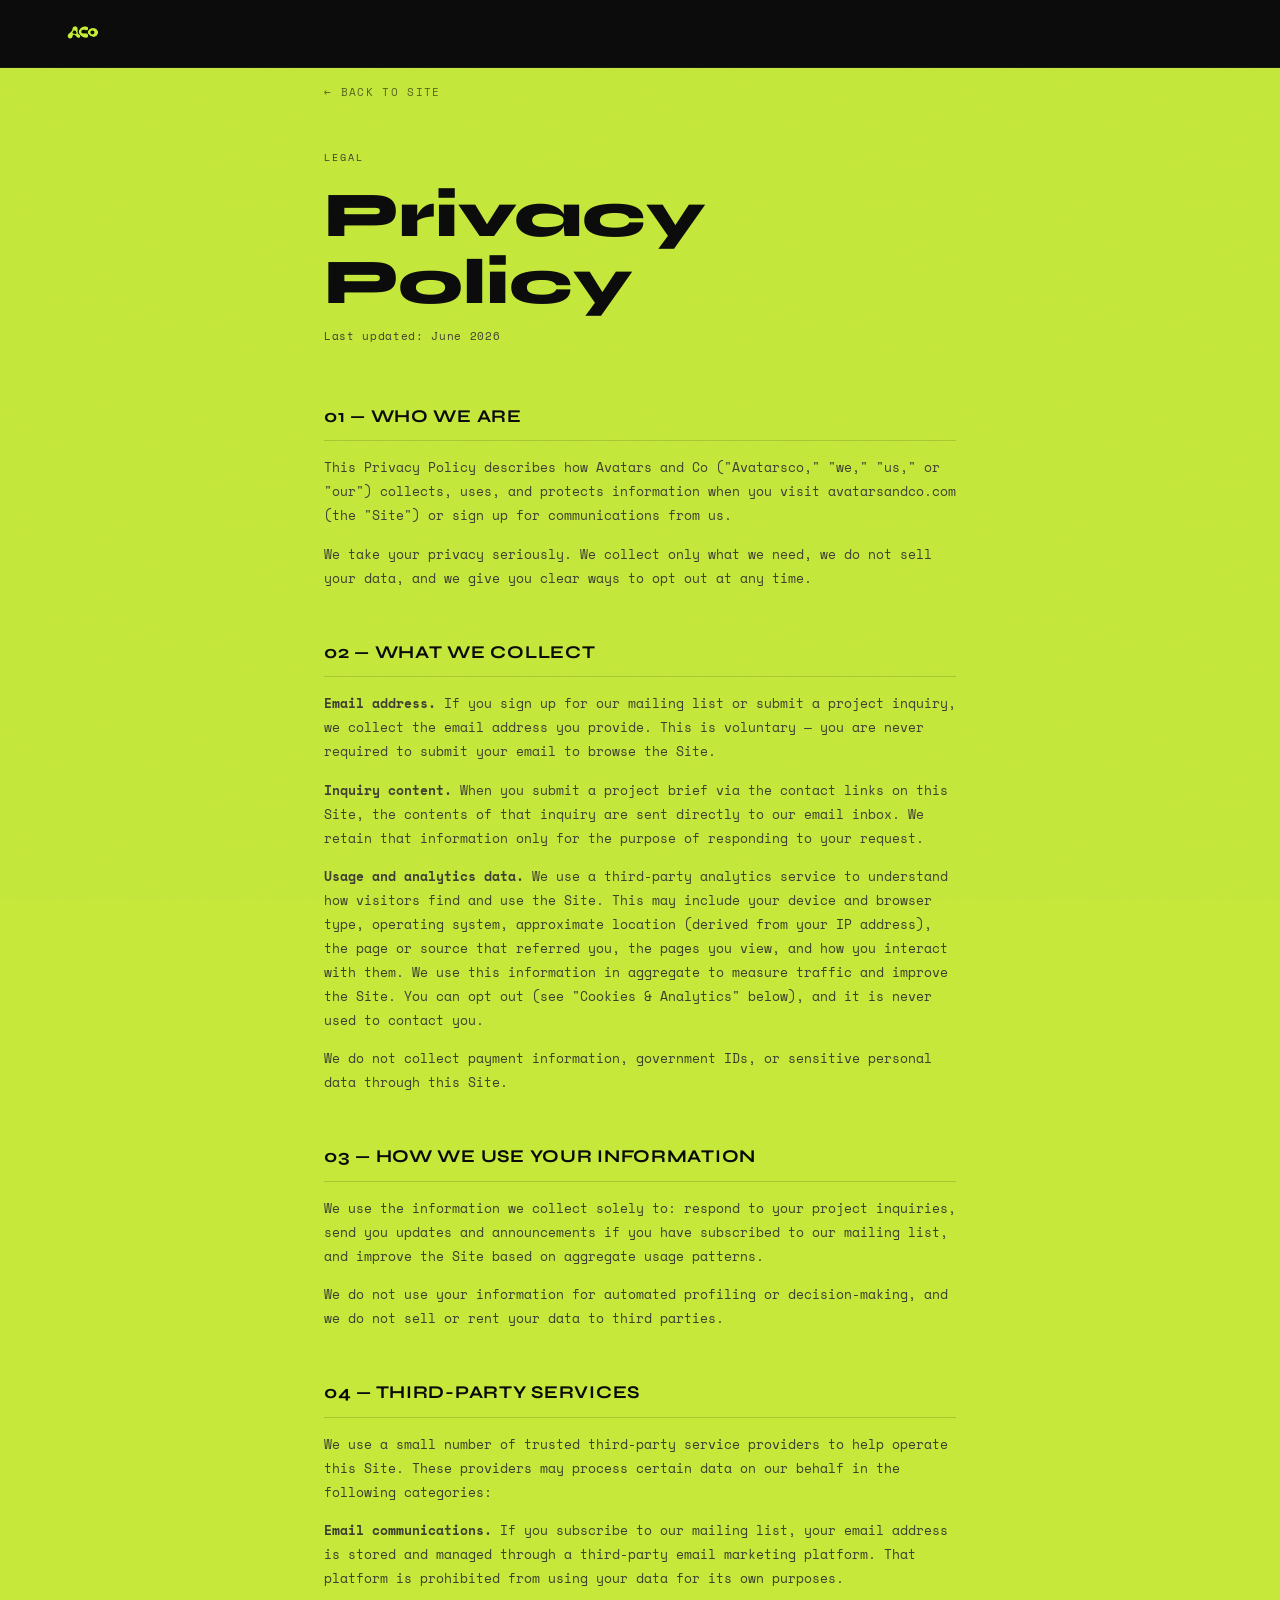
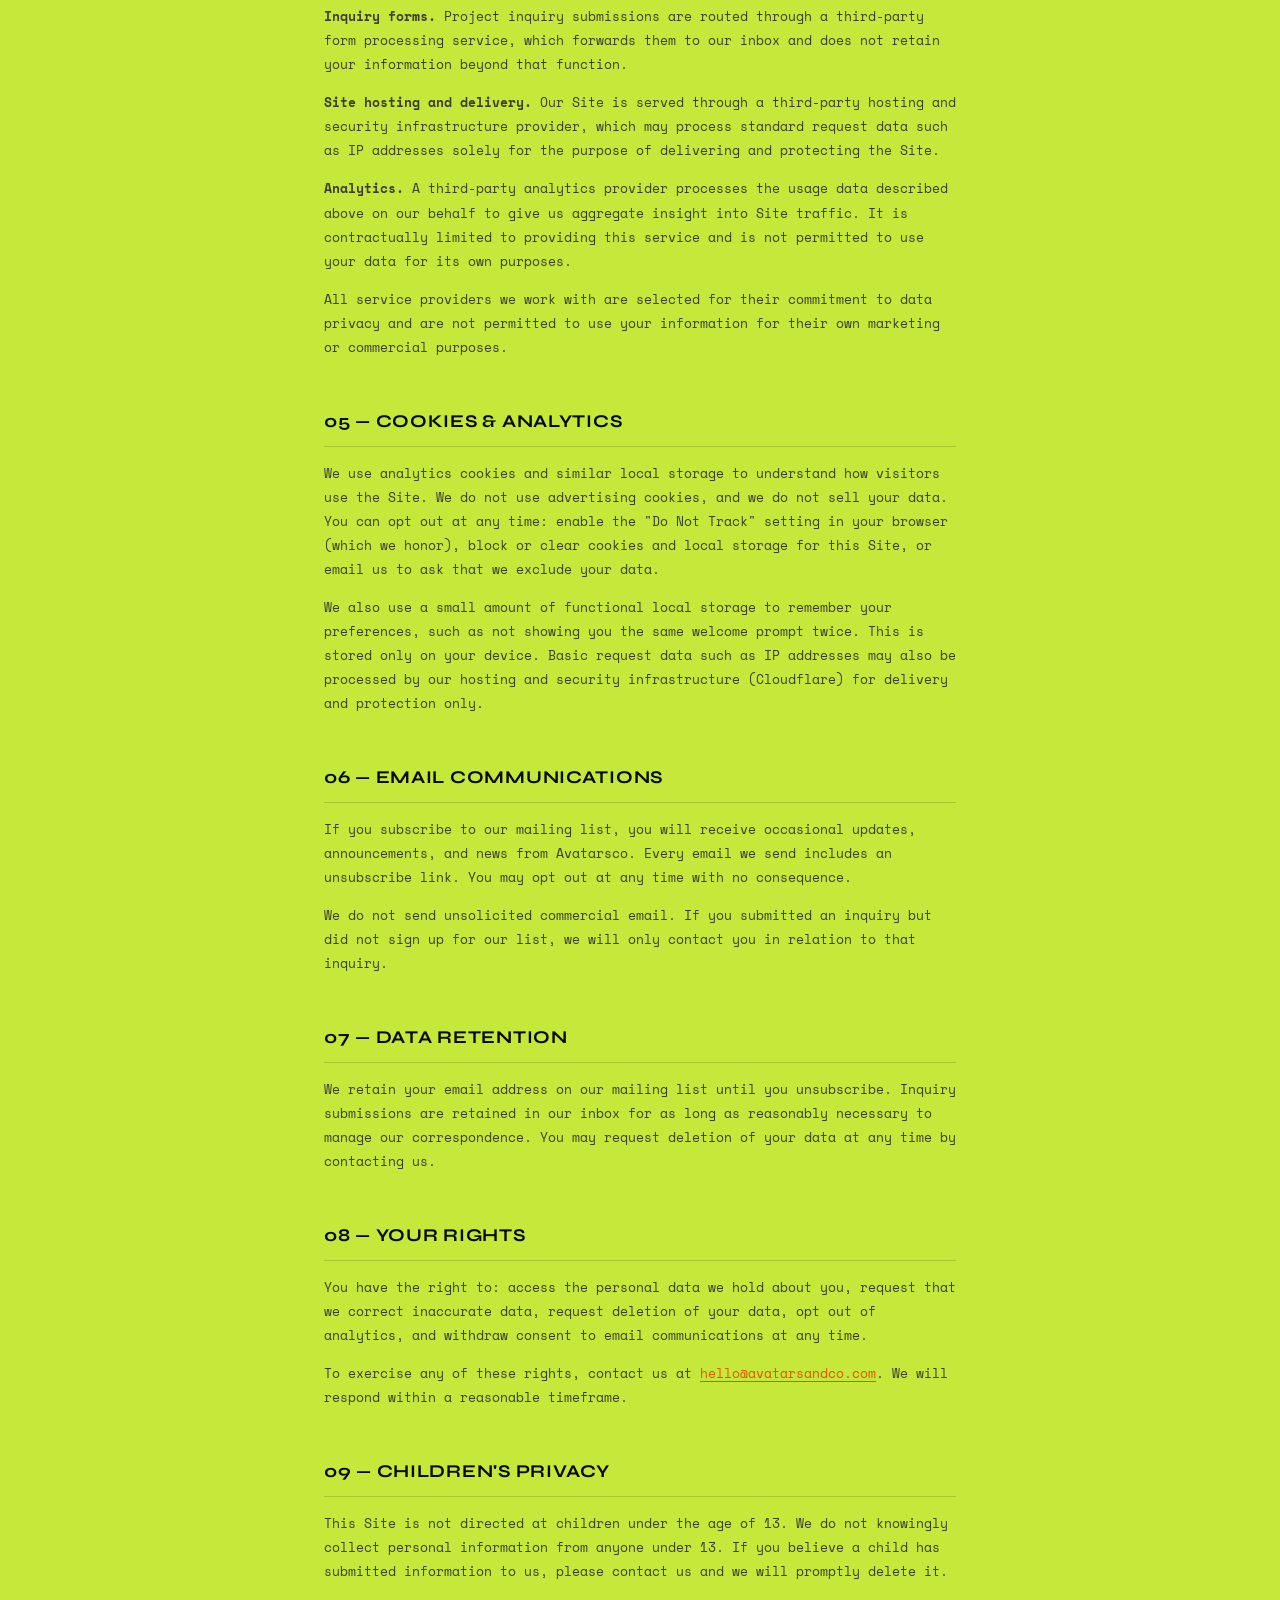
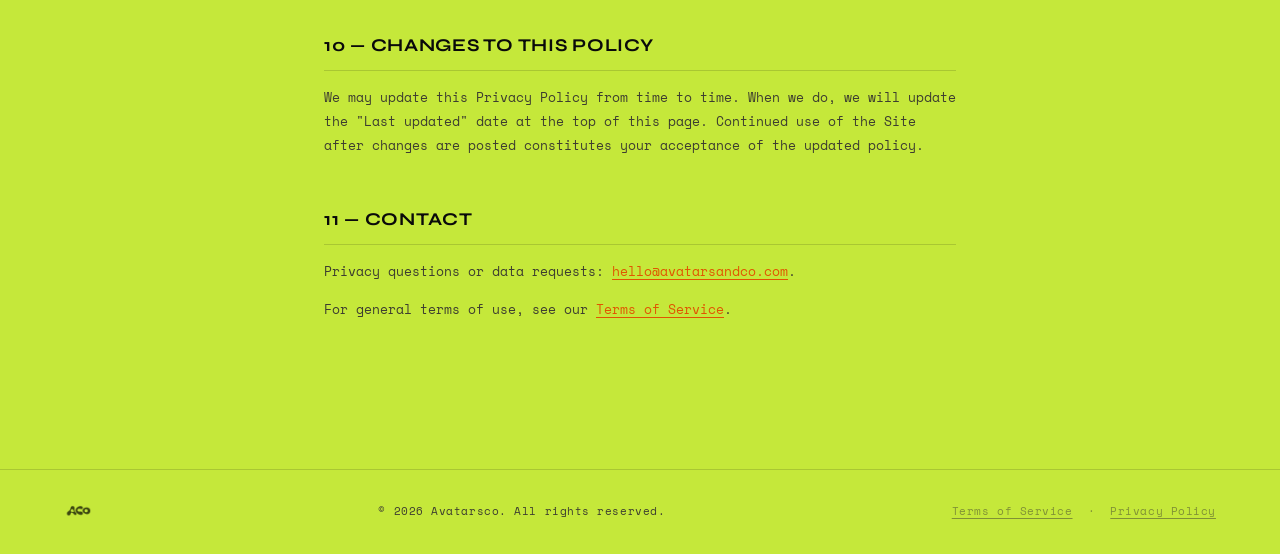
<file: privacy.html>
<!DOCTYPE html>
<html lang="en">
<head>
  <meta charset="UTF-8">
  <meta name="viewport" content="width=device-width, initial-scale=1.0">
  <title>Privacy Policy — Avatarsco</title>
  <meta name="description" content="Privacy policy for Avatarsco (Avatars and Co).">

  <link rel="preconnect" href="https://fonts.googleapis.com">
  <link rel="preconnect" href="https://fonts.gstatic.com" crossorigin>
  <link href="https://fonts.googleapis.com/css2?family=Nunito:wght@900&family=Syne:wght@400;600;700;800&family=Space+Mono:wght@400;700&display=swap" rel="stylesheet">
  <link rel="stylesheet" href="style.css">
  <style>
    .terms-wrap {
      max-width: 760px;
      margin: 0 auto;
      padding: 80px var(--pad) 100px;
    }
    .terms-eyebrow {
      font-size: 10px;
      letter-spacing: 0.2em;
      text-transform: uppercase;
      color: var(--dim);
      margin-bottom: 16px;
    }
    .terms-title {
      font-family: var(--font-d);
      font-size: clamp(36px, 5vw, 64px);
      font-weight: 800;
      color: var(--paper);
      line-height: 1.05;
      margin-bottom: 12px;
    }
    .terms-date {
      font-size: 11px;
      color: var(--dim);
      letter-spacing: 0.06em;
      margin-bottom: 56px;
    }
    .terms-section {
      margin-bottom: 48px;
    }
    .terms-section h2 {
      font-family: var(--font-d);
      font-size: 18px;
      font-weight: 700;
      color: var(--paper);
      letter-spacing: 0.04em;
      text-transform: uppercase;
      margin-bottom: 14px;
      padding-bottom: 10px;
      border-bottom: 1px solid var(--rim);
    }
    .terms-section p {
      font-size: 13px;
      font-family: var(--font-u);
      color: var(--dim);
      line-height: 1.85;
      margin-bottom: 14px;
    }
    .terms-section p:last-child { margin-bottom: 0; }
    .terms-section a {
      color: var(--orange);
      text-decoration: underline;
      text-underline-offset: 3px;
    }
    .terms-back {
      display: inline-flex;
      align-items: center;
      gap: 8px;
      font-size: 11px;
      font-family: var(--font-u);
      letter-spacing: 0.12em;
      text-transform: uppercase;
      color: var(--paper);
      text-decoration: none;
      opacity: 0.6;
      margin-bottom: 48px;
      transition: opacity 0.2s;
    }
    .terms-back:hover { opacity: 1; }
  </style>
</head>
<body>

  <nav class="nav" id="nav">
    <a href="index.html" class="nav-logo">
      <img src="assets/LOGO-asset_avatarsco-regular-1-transparent.png" alt="Avatarsco" class="nav-logo-img">
    </a>
  </nav>

  <main>
    <div class="terms-wrap">

      <a href="index.html" class="terms-back">&#8592; Back to site</a>

      <p class="terms-eyebrow">Legal</p>
      <h1 class="terms-title">Privacy Policy</h1>
      <p class="terms-date">Last updated: June 2026</p>

      <div class="terms-section">
        <h2>01 — Who We Are</h2>
        <p>This Privacy Policy describes how Avatars and Co ("Avatarsco," "we," "us," or "our") collects, uses, and protects information when you visit avatarsandco.com (the "Site") or sign up for communications from us.</p>
        <p>We take your privacy seriously. We collect only what we need, we do not sell your data, and we give you clear ways to opt out at any time.</p>
      </div>

      <div class="terms-section">
        <h2>02 — What We Collect</h2>
        <p><strong>Email address.</strong> If you sign up for our mailing list or submit a project inquiry, we collect the email address you provide. This is voluntary — you are never required to submit your email to browse the Site.</p>
        <p><strong>Inquiry content.</strong> When you submit a project brief via the contact links on this Site, the contents of that inquiry are sent directly to our email inbox. We retain that information only for the purpose of responding to your request.</p>
        <p><strong>Usage and analytics data.</strong> We use a third-party analytics service to understand how visitors find and use the Site. This may include your device and browser type, operating system, approximate location (derived from your IP address), the page or source that referred you, the pages you view, and how you interact with them. We use this information in aggregate to measure traffic and improve the Site. You can opt out (see "Cookies &amp; Analytics" below), and it is never used to contact you.</p>
        <p>We do not collect payment information, government IDs, or sensitive personal data through this Site.</p>
      </div>

      <div class="terms-section">
        <h2>03 — How We Use Your Information</h2>
        <p>We use the information we collect solely to: respond to your project inquiries, send you updates and announcements if you have subscribed to our mailing list, and improve the Site based on aggregate usage patterns.</p>
        <p>We do not use your information for automated profiling or decision-making, and we do not sell or rent your data to third parties.</p>
      </div>

      <div class="terms-section">
        <h2>04 — Third-Party Services</h2>
        <p>We use a small number of trusted third-party service providers to help operate this Site. These providers may process certain data on our behalf in the following categories:</p>
        <p><strong>Email communications.</strong> If you subscribe to our mailing list, your email address is stored and managed through a third-party email marketing platform. That platform is prohibited from using your data for its own purposes.</p>
        <p><strong>Inquiry forms.</strong> Project inquiry submissions are routed through a third-party form processing service, which forwards them to our inbox and does not retain your information beyond that function.</p>
        <p><strong>Site hosting and delivery.</strong> Our Site is served through a third-party hosting and security infrastructure provider, which may process standard request data such as IP addresses solely for the purpose of delivering and protecting the Site.</p>
        <p><strong>Analytics.</strong> A third-party analytics provider processes the usage data described above on our behalf to give us aggregate insight into Site traffic. It is contractually limited to providing this service and is not permitted to use your data for its own purposes.</p>
        <p>All service providers we work with are selected for their commitment to data privacy and are not permitted to use your information for their own marketing or commercial purposes.</p>
      </div>

      <div class="terms-section">
        <h2>05 — Cookies &amp; Analytics</h2>
        <p>We use analytics cookies and similar local storage to understand how visitors use the Site. We do not use advertising cookies, and we do not sell your data. You can opt out at any time: enable the "Do Not Track" setting in your browser (which we honor), block or clear cookies and local storage for this Site, or email us to ask that we exclude your data.</p>
        <p>We also use a small amount of functional local storage to remember your preferences, such as not showing you the same welcome prompt twice. This is stored only on your device. Basic request data such as IP addresses may also be processed by our hosting and security infrastructure (Cloudflare) for delivery and protection only.</p>
      </div>

      <div class="terms-section">
        <h2>06 — Email Communications</h2>
        <p>If you subscribe to our mailing list, you will receive occasional updates, announcements, and news from Avatarsco. Every email we send includes an unsubscribe link. You may opt out at any time with no consequence.</p>
        <p>We do not send unsolicited commercial email. If you submitted an inquiry but did not sign up for our list, we will only contact you in relation to that inquiry.</p>
      </div>

      <div class="terms-section">
        <h2>07 — Data Retention</h2>
        <p>We retain your email address on our mailing list until you unsubscribe. Inquiry submissions are retained in our inbox for as long as reasonably necessary to manage our correspondence. You may request deletion of your data at any time by contacting us.</p>
      </div>

      <div class="terms-section">
        <h2>08 — Your Rights</h2>
        <p>You have the right to: access the personal data we hold about you, request that we correct inaccurate data, request deletion of your data, opt out of analytics, and withdraw consent to email communications at any time.</p>
        <p>To exercise any of these rights, contact us at <a href="mailto:hello@avatarsandco.com">hello@avatarsandco.com</a>. We will respond within a reasonable timeframe.</p>
      </div>

      <div class="terms-section">
        <h2>09 — Children's Privacy</h2>
        <p>This Site is not directed at children under the age of 13. We do not knowingly collect personal information from anyone under 13. If you believe a child has submitted information to us, please contact us and we will promptly delete it.</p>
      </div>

      <div class="terms-section">
        <h2>10 — Changes to This Policy</h2>
        <p>We may update this Privacy Policy from time to time. When we do, we will update the "Last updated" date at the top of this page. Continued use of the Site after changes are posted constitutes your acceptance of the updated policy.</p>
      </div>

      <div class="terms-section">
        <h2>11 — Contact</h2>
        <p>Privacy questions or data requests: <a href="mailto:hello@avatarsandco.com">hello@avatarsandco.com</a>.</p>
        <p>For general terms of use, see our <a href="terms.html">Terms of Service</a>.</p>
      </div>

    </div>
  </main>

  <footer class="footer">
    <div class="footer-inner">
      <img src="assets/LOGO-asset_avatarsco-regular-1-transparent.png" alt="Avatarsco" class="footer-logo-img">
      <span class="footer-copy">&copy; 2026 Avatarsco. All rights reserved.</span>
      <span class="footer-copy" style="opacity:0.5; font-size:11px;">
        <a href="terms.html" style="text-decoration:underline; text-underline-offset:3px; color:inherit;">Terms of Service</a>
        &nbsp;&middot;&nbsp;
        <a href="privacy.html" style="text-decoration:underline; text-underline-offset:3px; color:inherit;">Privacy Policy</a>
      </span>
    </div>
  </footer>

</body>
</html>
</file>
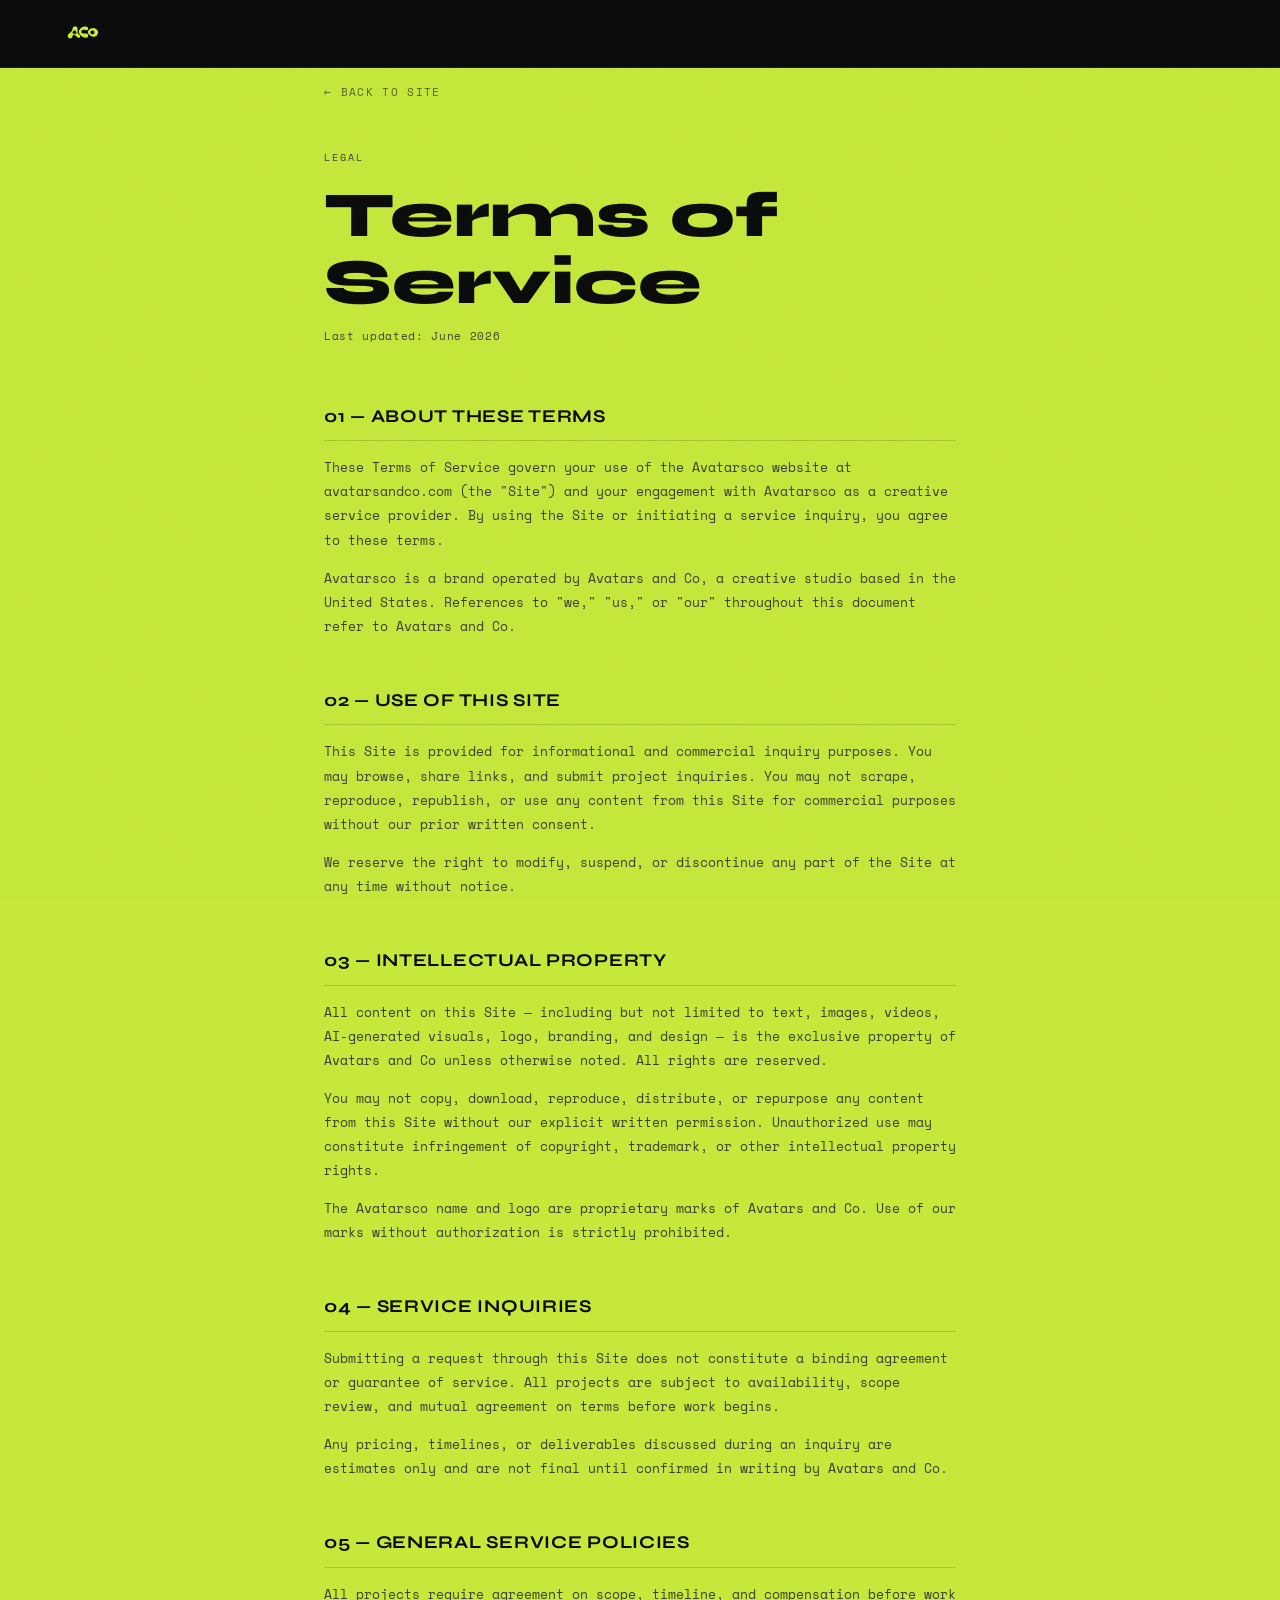
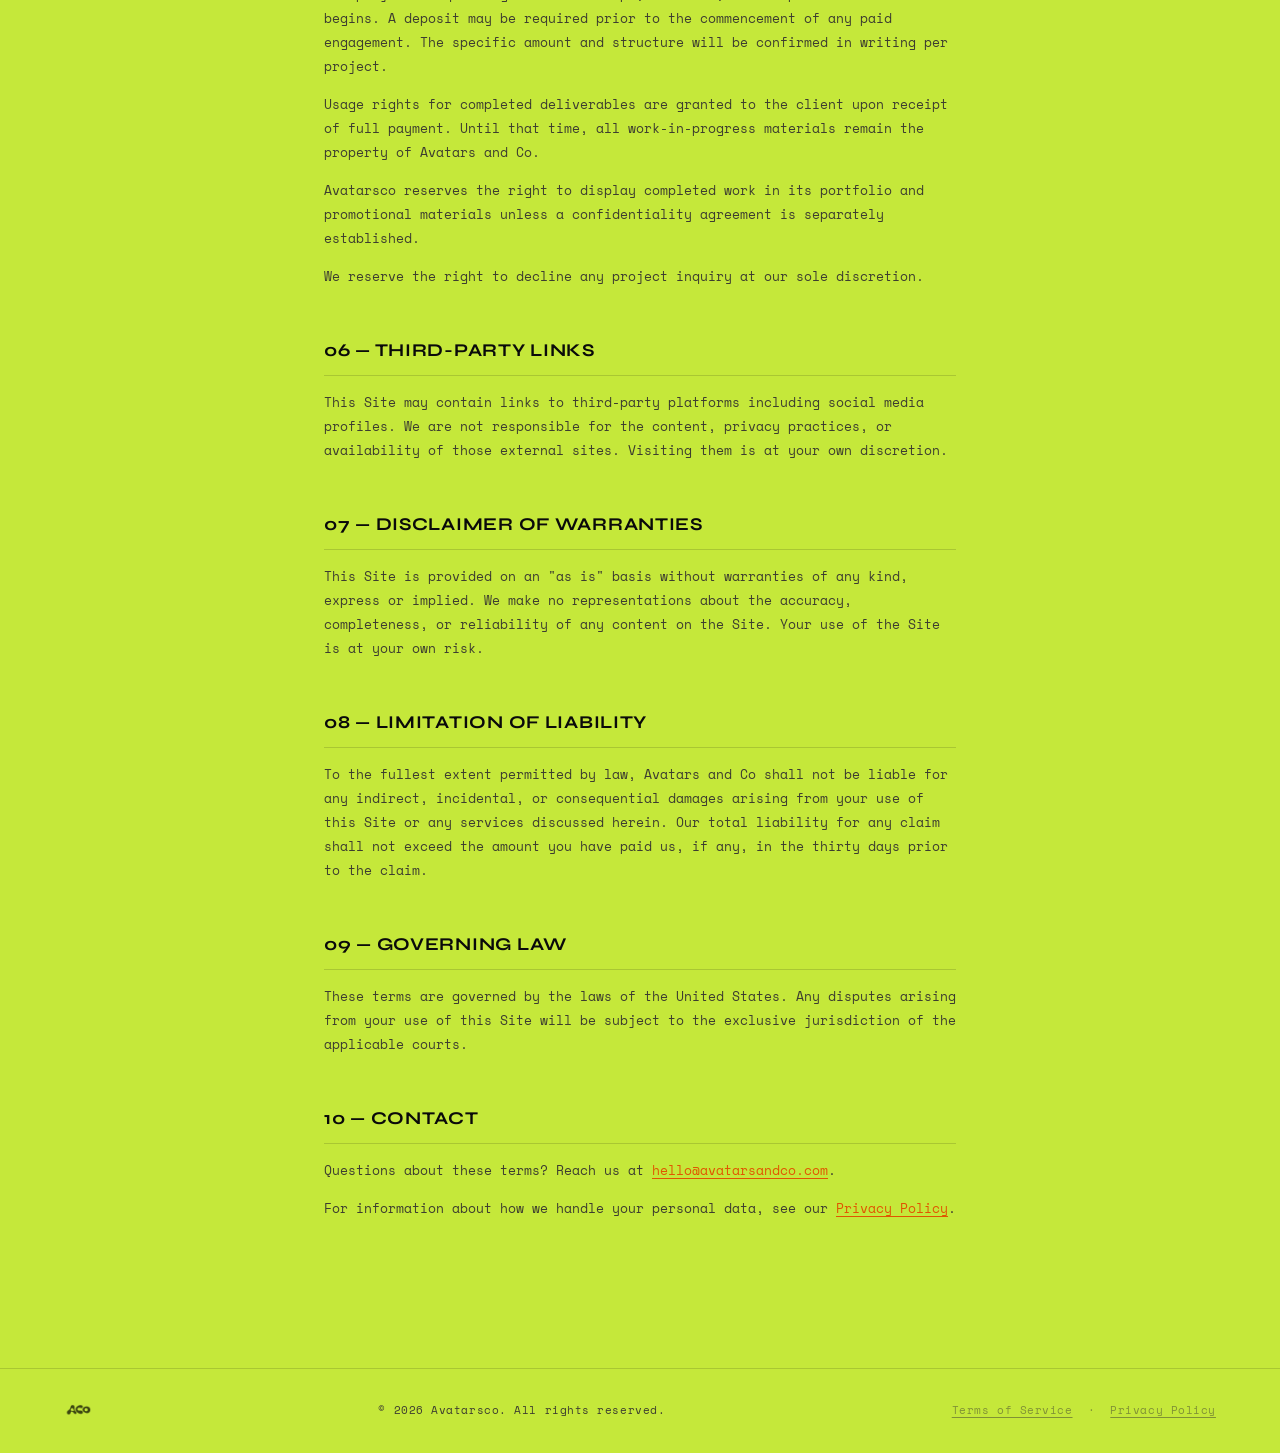
<file: terms.html>
<!DOCTYPE html>
<html lang="en">
<head>
  <meta charset="UTF-8">
  <meta name="viewport" content="width=device-width, initial-scale=1.0">
  <title>Terms of Service — Avatarsco</title>
  <meta name="description" content="Terms of service for Avatarsco (Avatars and Co).">

  <link rel="preconnect" href="https://fonts.googleapis.com">
  <link rel="preconnect" href="https://fonts.gstatic.com" crossorigin>
  <link href="https://fonts.googleapis.com/css2?family=Nunito:wght@900&family=Syne:wght@400;600;700;800&family=Space+Mono:wght@400;700&display=swap" rel="stylesheet">
  <link rel="stylesheet" href="style.css">
  <style>
    .terms-wrap {
      max-width: 760px;
      margin: 0 auto;
      padding: 80px var(--pad) 100px;
    }
    .terms-eyebrow {
      font-size: 10px;
      letter-spacing: 0.2em;
      text-transform: uppercase;
      color: var(--dim);
      margin-bottom: 16px;
    }
    .terms-title {
      font-family: var(--font-d);
      font-size: clamp(36px, 5vw, 64px);
      font-weight: 800;
      color: var(--paper);
      line-height: 1.05;
      margin-bottom: 12px;
    }
    .terms-date {
      font-size: 11px;
      color: var(--dim);
      letter-spacing: 0.06em;
      margin-bottom: 56px;
    }
    .terms-section {
      margin-bottom: 48px;
    }
    .terms-section h2 {
      font-family: var(--font-d);
      font-size: 18px;
      font-weight: 700;
      color: var(--paper);
      letter-spacing: 0.04em;
      text-transform: uppercase;
      margin-bottom: 14px;
      padding-bottom: 10px;
      border-bottom: 1px solid var(--rim);
    }
    .terms-section p {
      font-size: 13px;
      font-family: var(--font-u);
      color: var(--dim);
      line-height: 1.85;
      margin-bottom: 14px;
    }
    .terms-section p:last-child { margin-bottom: 0; }
    .terms-section a {
      color: var(--orange);
      text-decoration: underline;
      text-underline-offset: 3px;
    }
    .terms-back {
      display: inline-flex;
      align-items: center;
      gap: 8px;
      font-size: 11px;
      font-family: var(--font-u);
      letter-spacing: 0.12em;
      text-transform: uppercase;
      color: var(--paper);
      text-decoration: none;
      opacity: 0.6;
      margin-bottom: 48px;
      transition: opacity 0.2s;
    }
    .terms-back:hover { opacity: 1; }
  </style>
</head>
<body>

  <nav class="nav" id="nav">
    <a href="index.html" class="nav-logo">
      <img src="assets/LOGO-asset_avatarsco-regular-1-transparent.png" alt="Avatarsco" class="nav-logo-img">
    </a>
  </nav>

  <main>
    <div class="terms-wrap">

      <a href="index.html" class="terms-back">&#8592; Back to site</a>

      <p class="terms-eyebrow">Legal</p>
      <h1 class="terms-title">Terms of Service</h1>
      <p class="terms-date">Last updated: June 2026</p>

      <div class="terms-section">
        <h2>01 — About These Terms</h2>
        <p>These Terms of Service govern your use of the Avatarsco website at avatarsandco.com (the "Site") and your engagement with Avatarsco as a creative service provider. By using the Site or initiating a service inquiry, you agree to these terms.</p>
        <p>Avatarsco is a brand operated by Avatars and Co, a creative studio based in the United States. References to "we," "us," or "our" throughout this document refer to Avatars and Co.</p>
      </div>

      <div class="terms-section">
        <h2>02 — Use of This Site</h2>
        <p>This Site is provided for informational and commercial inquiry purposes. You may browse, share links, and submit project inquiries. You may not scrape, reproduce, republish, or use any content from this Site for commercial purposes without our prior written consent.</p>
        <p>We reserve the right to modify, suspend, or discontinue any part of the Site at any time without notice.</p>
      </div>

      <div class="terms-section">
        <h2>03 — Intellectual Property</h2>
        <p>All content on this Site — including but not limited to text, images, videos, AI-generated visuals, logo, branding, and design — is the exclusive property of Avatars and Co unless otherwise noted. All rights are reserved.</p>
        <p>You may not copy, download, reproduce, distribute, or repurpose any content from this Site without our explicit written permission. Unauthorized use may constitute infringement of copyright, trademark, or other intellectual property rights.</p>
        <p>The Avatarsco name and logo are proprietary marks of Avatars and Co. Use of our marks without authorization is strictly prohibited.</p>
      </div>

      <div class="terms-section">
        <h2>04 — Service Inquiries</h2>
        <p>Submitting a request through this Site does not constitute a binding agreement or guarantee of service. All projects are subject to availability, scope review, and mutual agreement on terms before work begins.</p>
        <p>Any pricing, timelines, or deliverables discussed during an inquiry are estimates only and are not final until confirmed in writing by Avatars and Co.</p>
      </div>

      <div class="terms-section">
        <h2>05 — General Service Policies</h2>
        <p>All projects require agreement on scope, timeline, and compensation before work begins. A deposit may be required prior to the commencement of any paid engagement. The specific amount and structure will be confirmed in writing per project.</p>
        <p>Usage rights for completed deliverables are granted to the client upon receipt of full payment. Until that time, all work-in-progress materials remain the property of Avatars and Co.</p>
        <p>Avatarsco reserves the right to display completed work in its portfolio and promotional materials unless a confidentiality agreement is separately established.</p>
        <p>We reserve the right to decline any project inquiry at our sole discretion.</p>
      </div>

      <div class="terms-section">
        <h2>06 — Third-Party Links</h2>
        <p>This Site may contain links to third-party platforms including social media profiles. We are not responsible for the content, privacy practices, or availability of those external sites. Visiting them is at your own discretion.</p>
      </div>

      <div class="terms-section">
        <h2>07 — Disclaimer of Warranties</h2>
        <p>This Site is provided on an "as is" basis without warranties of any kind, express or implied. We make no representations about the accuracy, completeness, or reliability of any content on the Site. Your use of the Site is at your own risk.</p>
      </div>

      <div class="terms-section">
        <h2>08 — Limitation of Liability</h2>
        <p>To the fullest extent permitted by law, Avatars and Co shall not be liable for any indirect, incidental, or consequential damages arising from your use of this Site or any services discussed herein. Our total liability for any claim shall not exceed the amount you have paid us, if any, in the thirty days prior to the claim.</p>
      </div>

      <div class="terms-section">
        <h2>09 — Governing Law</h2>
        <p>These terms are governed by the laws of the United States. Any disputes arising from your use of this Site will be subject to the exclusive jurisdiction of the applicable courts.</p>
      </div>

      <div class="terms-section">
        <h2>10 — Contact</h2>
        <p>Questions about these terms? Reach us at <a href="mailto:hello@avatarsandco.com">hello@avatarsandco.com</a>.</p>
        <p>For information about how we handle your personal data, see our <a href="privacy.html">Privacy Policy</a>.</p>
      </div>

    </div>
  </main>

  <footer class="footer">
    <div class="footer-inner">
      <img src="assets/LOGO-asset_avatarsco-regular-1-transparent.png" alt="Avatarsco" class="footer-logo-img">
      <span class="footer-copy">&copy; 2026 Avatarsco. All rights reserved.</span>
      <span class="footer-copy" style="opacity:0.5; font-size:11px;">
        <a href="terms.html" style="text-decoration:underline; text-underline-offset:3px; color:inherit;">Terms of Service</a>
        &nbsp;&middot;&nbsp;
        <a href="privacy.html" style="text-decoration:underline; text-underline-offset:3px; color:inherit;">Privacy Policy</a>
      </span>
    </div>
  </footer>

</body>
</html>
</file>
<file: style.css>
/* AVATARSCO — Stylesheet
   Aesthetic: dark editorial, acid-green accent, Cormorant + Space Mono
   Motion reference: valerisabev.com (CSS-only, no GSAP)
*/

/* ─── Variables ──────────────────────────────────────────── */
:root {
  --ink:        #C5E83A;
  --surface:    #CCF04A;
  --lift:       #B8D930;
  --rim:        rgba(0,0,0,0.14);
  --muted:      rgba(0,0,0,0.28);
  --dim:        #3D3D30;
  --paper:      #0A0A0A;
  --accent:     #0A0A0A;
  --accent-bg:  rgba(0,0,0,0.07);
  --orange:     #E05500;
  --orange-bg:  rgba(224,85,0,0.10);

  --font-d: 'Syne', system-ui, sans-serif;
  --font-u: 'Space Mono', 'Courier New', monospace;

  --nav-h: 68px;
  --max:   1320px;
  --pad:   clamp(20px, 5vw, 72px);

  --spring: cubic-bezier(0.16, 1, 0.3, 1);
  --smooth: cubic-bezier(0.4, 0, 0.2, 1);
}

/* ─── Reset ──────────────────────────────────────────────── */
*, *::before, *::after { box-sizing: border-box; margin: 0; padding: 0; }
html { scroll-behavior: smooth; }
body {
  background: var(--ink);
  color: var(--paper);
  font-family: var(--font-u);
  font-size: 14px;
  line-height: 1.6;
  -webkit-font-smoothing: antialiased;
  overflow-x: hidden;
}
html { overflow-x: hidden; }
a { color: inherit; text-decoration: none; }

/* ─── Grain overlay ──────────────────────────────────────── */
body::after {
  content: '';
  position: fixed;
  inset: 0;
  background-image: url("data:image/svg+xml,%3Csvg xmlns='http://www.w3.org/2000/svg' width='320' height='320'%3E%3Cfilter id='g'%3E%3CfeTurbulence type='fractalNoise' baseFrequency='0.8' numOctaves='4' stitchTiles='stitch'/%3E%3C/filter%3E%3Crect width='320' height='320' filter='url(%23g)' opacity='1'/%3E%3C/svg%3E");
  background-size: 320px 320px;
  opacity: 0.032;
  pointer-events: none;
  z-index: 9000;
}

/* ─── Nav ────────────────────────────────────────────────── */
.nav {
  position: fixed;
  inset: 0 0 auto;
  height: var(--nav-h);
  display: flex;
  align-items: center;
  justify-content: space-between;
  padding: 0 var(--pad);
  z-index: 200;
  background: #0A0A0A;
  transition: background 0.5s var(--smooth), border-color 0.5s;
  border-bottom: 1px solid rgba(255,255,255,0.06);
}
.nav-scrolled {
  background: rgba(10, 10, 10, 0.96);
  border-color: rgba(255,255,255,0.08);
  backdrop-filter: blur(16px);
  -webkit-backdrop-filter: blur(16px);
}
.nav-logo {
  font-family: var(--font-d);
  font-size: 21px;
  font-weight: 500;
  letter-spacing: 0.04em;
  transition: color 0.25s;
}
.nav-logo:hover { color: var(--accent); }
.nav-right {
  display: flex;
  align-items: center;
  gap: 20px;
}
.nav-social {
  display: flex;
  align-items: center;
  gap: 16px;
}
.nav-social-icon {
  display: flex;
  align-items: center;
  line-height: 0;
  opacity: 0.75;
  transition: opacity 0.2s;
}
.nav-social-icon:hover { opacity: 1; }
.nav-social-extra { display: flex; }

.nav-follow-btn {
  font-family: var(--font-u);
  font-size: 10px;
  font-weight: 400;
  letter-spacing: 0.18em;
  text-transform: uppercase;
  color: #0A0A0A;
  background: #C5E83A;
  padding: 8px 16px;
  border-radius: 2px;
  text-decoration: none;
  transition: background 0.2s, color 0.2s;
  white-space: nowrap;
}
.nav-follow-btn:hover {
  background: #EEEBE4;
  color: #0A0A0A;
}
.nav-logo-img {
  height: 36px;
  width: auto;
  display: block;
}

/* ─── Nav blob menu ─────────────────────────────────────── */
.nav-menu-wrap { position: relative; display: flex; align-items: center; }

/* logo is now a toggle button — strip default button chrome */
.nav-logo {
  background: none;
  border: 0;
  padding: 0;
  cursor: pointer;
  line-height: 0;
  -webkit-appearance: none;
  appearance: none;
}

.nav-goo-defs { position: absolute; width: 0; height: 0; overflow: hidden; }

.nav-blob {
  position: absolute;
  top: calc(100% + 28px);
  left: -12px;
  width: 250px;
  height: 210px;
  pointer-events: none;
  opacity: 0;
  transform: scale(0.15);
  transform-origin: 40px -20px;
  transition: opacity 0.28s var(--smooth), transform 0.44s var(--spring);
}

/* thought-bubble trail — small dots leading up toward the ACO logo */
.nav-blob-trail {
  position: absolute;
  z-index: 0;
  border-radius: 50%;
  background: var(--orange);
  opacity: 0;
  transform: scale(0.4);
  transition: opacity 0.3s var(--smooth), transform 0.35s var(--spring);
}
.nav-blob-trail.t1 { width: 11px; height: 11px; top: 6px;   left: 30px; }
.nav-blob-trail.t2 { width: 8px;  height: 8px;  top: -3px;  left: 35px; }
.nav-blob-trail.t3 { width: 6px;  height: 6px;  top: -13px; left: 40px; }
.nav-blob-trail.t4 { width: 4px;  height: 4px;  top: -23px; left: 45px; }
.nav-blob.open .nav-blob-trail { opacity: 0.8; transform: scale(1); }
.nav-blob.open .nav-blob-trail.t4 { transition-delay: 0s; }
.nav-blob.open .nav-blob-trail.t3 { transition-delay: 0.03s; }
.nav-blob.open .nav-blob-trail.t2 { transition-delay: 0.06s; }
.nav-blob.open .nav-blob-trail.t1 { transition-delay: 0.09s; }
.nav-blob.open {
  opacity: 1;
  transform: scale(1);
  pointer-events: auto;
}

/* gooey shape layer — solid green circles merged by the SVG goo filter */
.nav-blob-goo {
  position: absolute;
  inset: 0;
  opacity: 0.82;
  filter: url(#nav-goo) drop-shadow(0 10px 26px rgba(0,0,0,0.26));
  pointer-events: none;
}
.nav-blob-shape {
  position: absolute;
  background: var(--orange);
  border-radius: 50%;
  will-change: transform;
}
.nav-blob-shape.s1 { width: 150px; height: 150px; top: 18px; left: 8px; }
.nav-blob-shape.s2 { width: 128px; height: 128px; top: 54px; left: 96px; }
.nav-blob-shape.s3 { width: 108px; height: 108px; top: 8px;  left: 92px; }
.nav-blob-shape.s4 { width: 120px; height: 120px; top: 78px; left: 30px; }

.nav-blob.open .nav-blob-shape    { animation: blob-float 7s ease-in-out infinite; }
.nav-blob.open .nav-blob-shape.s2 { animation-duration: 8.5s; animation-direction: reverse; }
.nav-blob.open .nav-blob-shape.s3 { animation-duration: 6s;   animation-delay: -2s; }
.nav-blob.open .nav-blob-shape.s4 { animation-duration: 9s;   animation-delay: -1s; animation-direction: reverse; }

@keyframes blob-float {
  0%, 100% { transform: translate(0, 0) scale(1); }
  25%      { transform: translate(10px, -8px) scale(1.06); }
  50%      { transform: translate(-6px, 6px) scale(0.95); }
  75%      { transform: translate(6px, 10px) scale(1.03); }
}

/* particle constellation, masked to the blob silhouette */
.nav-blob-canvas {
  position: absolute;
  inset: 0;
  z-index: 1;
  width: 100%;
  height: 100%;
  pointer-events: none;
  -webkit-mask:
    radial-gradient(circle 66px at 83px 93px,   #000 96%, transparent 100%),
    radial-gradient(circle 55px at 160px 118px, #000 96%, transparent 100%),
    radial-gradient(circle 45px at 146px 62px,  #000 96%, transparent 100%),
    radial-gradient(circle 51px at 90px 138px,  #000 96%, transparent 100%);
  -webkit-mask-composite: source-over;
  mask:
    radial-gradient(circle 66px at 83px 93px,   #000 96%, transparent 100%),
    radial-gradient(circle 55px at 160px 118px, #000 96%, transparent 100%),
    radial-gradient(circle 45px at 146px 62px,  #000 96%, transparent 100%),
    radial-gradient(circle 51px at 90px 138px,  #000 96%, transparent 100%);
  mask-composite: add;
}

/* crisp text links, layered above the goo */
.nav-blob-links {
  position: absolute;
  inset: 0;
  z-index: 2;
}

/* constellation connector lines between the nodes */
.nav-blob-lines {
  position: absolute;
  inset: 0;
  width: 100%;
  height: 100%;
  z-index: 1;
  pointer-events: none;
  overflow: visible;
  opacity: 0;
  transition: opacity 0.45s var(--smooth);
}
.nav-blob-lines polyline {
  fill: none;
  stroke: rgba(255,255,255,0.4);
  stroke-width: 1;
  stroke-dasharray: 2 3.5;
}
.nav-blob.open .nav-blob-lines { opacity: 1; transition-delay: 0.24s; }

/* each nav item is a star: a bright node dot + its label */
.nav-blob-node {
  position: absolute;
  z-index: 2;
  opacity: 0;
  transition: opacity 0.35s var(--smooth);
}
.nav-blob-node .node-dot {
  position: absolute;
  left: -3px;
  top: -3px;
  width: 6px;
  height: 6px;
  border-radius: 50%;
  background: #fff;
  box-shadow: 0 0 7px rgba(255,255,255,0.55);
  transition: box-shadow 0.2s;
}
.nav-blob-node .node-label {
  position: absolute;
  left: 12px;
  top: 0;
  transform: translateY(-50%);
  white-space: nowrap;
  font-family: 'Jost', 'Helvetica Neue', Arial, sans-serif;
  font-size: 12px;
  font-weight: 300;
  letter-spacing: 0.05em;
  color: #FFFFFF;
  transition: color 0.2s;
}
.nav-blob-node:hover .node-label { text-decoration: underline; text-underline-offset: 3px; }
.nav-blob-node:hover .node-dot { box-shadow: 0 0 10px rgba(255,255,255,0.95); }

.nav-blob-node.n-custom { left: 76px;  top: 85px; }
.nav-blob-node.n-skills { left: 138px; top: 112px; }
.nav-blob-node.n-join   { left: 92px;  top: 148px; }

.nav-blob.open .nav-blob-node { opacity: 1; }
.nav-blob.open .nav-blob-node.n-custom { transition-delay: 0.10s; }
.nav-blob.open .nav-blob-node.n-skills { transition-delay: 0.15s; }
.nav-blob.open .nav-blob-node.n-join   { transition-delay: 0.20s; }

@media (prefers-reduced-motion: reduce) {
  .nav-blob { transition: opacity 0.2s; transform: scale(1); }
  .nav-blob.open .nav-blob-shape { animation: none; }
  .nav-blob-node, .nav-blob-lines { transition: opacity 0.2s; }
}

.nav-links {
  display: flex;
  align-items: center;
  gap: 28px;
}
.nav-links a {
  font-size: 11px;
  letter-spacing: 0.14em;
  text-transform: uppercase;
  color: var(--dim);
  transition: color 0.25s;
}
.nav-links a:hover { color: var(--paper); }
.nav-cta {
  color: var(--accent) !important;
  border: 1px solid rgba(200, 255, 0, 0.4);
  padding: 8px 20px;
  border-radius: 2px;
  transition: background 0.25s, border-color 0.25s !important;
}
.nav-cta:hover {
  background: var(--accent-bg) !important;
  border-color: var(--accent) !important;
  color: var(--accent) !important;
}

/* ─── Entrance animations ────────────────────────────────── */
@keyframes rise {
  from { opacity: 0; transform: translateY(32px) translateZ(0); }
  to   { opacity: 1; transform: translateY(0)    translateZ(0); }
}
@keyframes fade-in {
  from { opacity: 0; }
  to   { opacity: 1; }
}

.entering {
  opacity: 0;
  animation: rise 1s var(--spring) forwards;
}

/* Scroll-reveal base state */
[data-reveal] {
  opacity: 0;
  transform: translateY(22px);
  transition: opacity 0.9s var(--spring), transform 0.9s var(--spring);
}
[data-reveal].revealed {
  opacity: 1;
  transform: none;
}

/* ─── Hero ───────────────────────────────────────────────── */
.hero {
  min-height: 100svh;
  display: flex;
  flex-direction: column;
  justify-content: flex-end;
  padding: calc(var(--nav-h) + clamp(60px, 9.5vh, 128px)) var(--pad) clamp(60px, 8vh, 100px);
  max-width: var(--max);
  margin: 0 auto;
  position: relative;
}

.hero-eyebrow {
  font-size: 11px;
  letter-spacing: 0.22em;
  text-transform: uppercase;
  color: var(--accent);
  margin-bottom: 32px;
}

.hero-headline {
  font-family: var(--font-d);
  font-size: clamp(34px, 7vw, 84px);
  font-weight: 800;
  line-height: 1.04;
  letter-spacing: -0.02em;
  text-transform: uppercase;
  margin-bottom: 64px;
  max-width: 100%;
  position: relative;
  overflow: visible;
  white-space: normal;
}
/* Each headline line carries the ruled underline + the same 14px spacing */
.hl-line {
  display: block;
  padding-bottom: 14px;
  border-bottom: 1px solid var(--rim);
  white-space: nowrap;
}
.hl-line + .hl-line { margin-top: clamp(20px, 3vh, 36px); }
/* Creative tilt on "tomorrow's" — the line's underline stays straight beneath it */
.hl-tilt {
  display: inline-block;
  transform: rotate(-5deg);
  transform-origin: center bottom;
  margin: 0 0.12em;
}

/* Heading lines — Syne 800 to match section title weight */
.hl-thin {
  display: inline;
  font-weight: 800;
  color: var(--paper);
  letter-spacing: -0.01em;
  line-height: 1.1;
}
.hl-thin:first-child {
  margin-bottom: 0;
}
.hl-ruled {
  display: inline;
  border-bottom: none;
  padding-bottom: 0;
  margin-bottom: 0;
}

/* Image row — absolutely positioned, centered in the padded h1 space */
.hl-img-row {
  position: absolute;
  top: 56%;
  left: 5%;
  width: 73%;
  transform: translateY(-50%);
  z-index: 2;
  pointer-events: none;
  line-height: 0;
}

/* TOMORROW'S transparent asset — full width of the row */
.hl-tomorrow {
  display: block;
  width: 100%;
  height: auto;
}

.hero-sub {
  font-size: 13px;
  line-height: 1.9;
  color: var(--dim);
  max-width: 420px;
  margin-bottom: 48px;
}

.hero-actions {
  display: grid;
  grid-template-columns: repeat(4, 1fr);
  gap: 12px;
  max-width: 100%;
  margin-bottom: 18px;
}
@media (min-width: 769px) {
  .hero-actions .btn { padding: 14px 18px; }
}
.action-explainer {
  font-family: var(--font-u);
  font-size: 11px;
  color: rgba(0,0,0,0.55);
  margin-bottom: 10px;
}
.action-explainer a {
  color: inherit;
  text-decoration: underline;
  text-underline-offset: 2px;
}
.action-explainer a:hover { color: var(--accent); }
/* Desktop: the explainer sits centered, tucked under the action buttons */
@media (min-width: 769px) {
  .action-explainer { text-align: center; margin-top: 2px; margin-bottom: 36px; }
}
@media (max-width: 768px) {
  .action-explainer { text-align: center; margin-top: -8px; margin-bottom: 36px; }
}

/* Mobile-only heading above the action buttons, matching .showcase-title */
.action-title {
  display: none;
  font-family: var(--font-d);
  font-size: clamp(18px, 1.8vw, 24px);
  font-weight: 700;
  letter-spacing: 0.02em;
  line-height: 1.2;
  color: var(--paper);
  text-align: center;
  margin-top: 20px;
  margin-bottom: 12px;
}
@media (max-width: 768px) {
  .action-title {
    display: block;
    border-top: 1px solid var(--rim);
    margin-top: 32px;
    padding-top: 28px;
  }
}

.hero-rule {
  display: flex;
  align-items: center;
  justify-content: space-between;
  gap: 40px;
  padding-top: 36px;
  border-top: 1px solid var(--rim);
}
.hero-stats-col {
  display: flex;
  flex-direction: column;
  flex: 1;
  min-width: 0;
}
/* Title above the stats — same font as the orange figures (Syne), black, all caps.
   Desktop only (hidden on mobile/tablet). */
.hero-stats-title {
  font-family: var(--font-d);
  font-size: clamp(18px, 1.8vw, 24px);
  font-weight: 700;
  text-transform: uppercase;
  letter-spacing: 0.02em;
  color: var(--paper);
  margin-bottom: 20px;
}
/* Mobile-only heading above the "AI avatars are going mainstream..." line.
   Same font/weight as .hero-stats-title, but mixed case (no uppercase). */
.context-title {
  display: none;
  font-family: var(--font-d);
  font-size: clamp(18px, 1.8vw, 24px);
  font-weight: 700;
  letter-spacing: 0.02em;
  color: var(--paper);
  margin-bottom: 6px;
}
@media (max-width: 768px) {
  .context-title { display: block; }
  .hero-context { margin-top: 0px; }
}

/* Mobile-only title above the stats row, same narrow/condensed font as
   .showcase-title (e.g. "NATIVE TO THE FEED"). */
.stats-title-block {
  display: none;
  font-family: var(--font-d);
  font-size: clamp(14px, 2.1vw, 26px);
  font-weight: 800;
  letter-spacing: -0.02em;
  line-height: 1.05;
  text-transform: uppercase;
  color: var(--paper);
  margin-top: 24px;
  margin-bottom: 20px;
  text-align: center;
}
@media (max-width: 768px) {
  .stats-title-block { display: block; }
}
@media (max-width: 1024px) {
  .hero-stats-title { display: none; }
}
.hero-stats-row {
  display: flex;
  gap: clamp(24px, 3.5vw, 48px);
}
.hero-stat {
  display: flex;
  flex-direction: column;
  gap: 5px;
}
/* Hero videos — two portrait clips beside the stats */
.hero-videos {
  display: flex;
  gap: 12px;
  width: clamp(260px, 32vw, 440px);
  flex-shrink: 0;
  align-items: flex-start;
}
.hero-video {
  position: relative;
  flex: 1;
  min-width: 0;
  border-radius: 12px;
  overflow: hidden;
  background: #000;
}
.hero-video video {
  display: block;
  width: 100%;
  aspect-ratio: 9 / 16;
  object-fit: cover;
  pointer-events: none;
  user-select: none;
  -webkit-user-select: none;
  -webkit-touch-callout: none;
}
/* Mobile-only brand stamp centered at the bottom of each hero video */
.hero-video-stamp {
  display: none;
  position: absolute;
  bottom: 6px;
  left: 50%;
  transform: translateX(-50%);
  z-index: 2;
  font-family: 'Jost', 'Helvetica Neue', Arial, sans-serif;
  font-size: 10px;
  font-weight: 300;
  letter-spacing: 0.18em;
  text-transform: uppercase;
  color: var(--ink);
  text-shadow: 0 1px 2px rgba(0, 0, 0, 0.5);
  pointer-events: none;
  white-space: nowrap;
}
@media (max-width: 768px) {
  .hero-video-stamp { display: block; }
}
.hero-video-badge {
  position: absolute;
  top: 10px;
  right: 10px;
  z-index: 2;
  width: 52px;
  height: 52px;
  display: flex;
  align-items: center;
  justify-content: center;
  color: #0A0A0A;
  background: #C5E83A;
  /* cool organic blob that slowly morphs */
  border-radius: 60% 40% 55% 45% / 52% 58% 42% 48%;
  animation: badge-morph 9s ease-in-out infinite;
}
.hero-video-badge .badge-txt {
  font-family: var(--font-u);
  font-size: 9px;
  font-weight: 700;
  letter-spacing: 0.06em;
  text-transform: uppercase;
  text-align: center;
  line-height: 1.12;
}
@keyframes badge-morph {
  0%, 100% { border-radius: 60% 40% 55% 45% / 52% 58% 42% 48%; }
  25%      { border-radius: 45% 55% 42% 58% / 55% 45% 60% 40%; }
  50%      { border-radius: 52% 48% 60% 40% / 42% 60% 45% 55%; }
  75%      { border-radius: 58% 42% 48% 52% / 60% 45% 55% 42%; }
}
@media (prefers-reduced-motion: reduce) {
  .hero-video-badge { animation: none; }
}
.stat-num {
  font-family: var(--font-d);
  font-size: clamp(36px, 4vw, 48px);
  font-weight: 300;
  line-height: 1;
  letter-spacing: -0.02em;
  color: var(--orange);
  font-variant-numeric: tabular-nums;
}
.stat-label {
  font-size: 10px;
  letter-spacing: 0.14em;
  text-transform: uppercase;
  color: var(--dim);
}
.hero-context {
  font-size: 11px;
  color: var(--dim);
  letter-spacing: 0.04em;
  line-height: 1.7;
  margin-top: 12px;
  max-width: 100%;
}

/* ─── Hero Showcase (push slideshow) ────────────────────── */
.hero-showcase {
  display: grid;
  grid-template-areas: "nums text photo";
  grid-template-columns: 52px 1fr 58%;
  gap: clamp(20px, 3vw, 52px);
  align-items: center;
  margin-bottom: 44px;
}

.showcase-nums {
  grid-area: nums;
  display: flex;
  flex-direction: column;
  gap: 20px;
  align-items: flex-end;
}

.showcase-num {
  font-family: var(--font-u);
  font-size: 11px;
  letter-spacing: 0.1em;
  color: var(--dim);
  opacity: 0.32;
  background: none;
  border: none;
  cursor: pointer;
  padding: 0;
  line-height: 1;
  position: relative;
  transition: opacity 0.3s;
}

.showcase-num:hover { opacity: 0.65; }

.showcase-num.active {
  opacity: 1;
  color: var(--paper);
  font-weight: 700;
}

.showcase-num.active::before {
  content: '';
  position: absolute;
  right: calc(100% + 10px);
  top: 50%;
  transform: translateY(-50%);
  width: 22px;
  height: 1px;
  background: currentColor;
}

.showcase-text-wrap {
  grid-area: text;
  display: grid;
}

.showcase-text-item {
  grid-column: 1;
  grid-row: 1;
  opacity: 0;
  transform: translateY(24px);
  transition: opacity 0.55s, transform 0.55s var(--spring);
  pointer-events: none;
}

.showcase-text-item.active {
  opacity: 1;
  transform: translateY(0);
  pointer-events: auto;
}

.showcase-text-item.active.sc-leaving {
  opacity: 0;
  transform: translateY(-14px);
  transition: opacity 0.28s ease-in, transform 0.28s ease-in;
}

.showcase-eyebrow {
  font-size: 10px;
  letter-spacing: 0.18em;
  text-transform: uppercase;
  color: var(--dim);
  margin-bottom: 16px;
}

.showcase-title {
  font-family: var(--font-d);
  font-size: clamp(14px, 2.1vw, 26px);
  font-weight: 800;
  letter-spacing: -0.02em;
  line-height: 1.05;
  text-transform: uppercase;
  color: var(--paper);
  margin-bottom: 20px;
}

.showcase-body {
  font-family: var(--font-u);
  font-size: 14px;
  color: var(--dim);
  line-height: 1.85;
  max-width: 340px;
}

.showcase-photo-wrap {
  grid-area: photo;
  aspect-ratio: 4 / 3;
  overflow: hidden;
  border-radius: 4px;
  display: grid;
  position: relative;
}
.showcase-badge {
  position: absolute;
  top: 14px;
  left: 14px;
  z-index: 3;
  font-family: var(--font-u);
  font-size: 10px;
  font-weight: 700;
  letter-spacing: 0.12em;
  text-transform: uppercase;
  color: #0A0A0A;
  background: #C5E83A;
  padding: 5px 11px;
  border-radius: 4px;
}

.showcase-photo-item {
  grid-column: 1;
  grid-row: 1;
  width: 100%;
  height: 100%;
  opacity: 0;
  transform: translateX(50px);
  transition: opacity 0.6s var(--smooth), transform 0.6s var(--spring);
  pointer-events: none;
}

.showcase-photo-item.active {
  opacity: 1;
  transform: translateX(0);
  pointer-events: auto;
}

.showcase-photo-item.active.sc-leaving {
  opacity: 0;
  transform: translateX(-30px);
  transition: opacity 0.3s ease-in, transform 0.3s ease-in;
}

.showcase-photo-item img {
  width: 100%;
  height: 100%;
  object-fit: cover;
  object-position: center center;
  pointer-events: none;
  -webkit-touch-callout: none;
  user-select: none;
  -webkit-user-select: none;
  -webkit-user-drag: none;
  display: block;
}

/* Segment 4 holds two photos that cross-fade within its 5s window */
.showcase-photo-item.sc-dual { position: relative; }
.showcase-photo-item.sc-dual .sc-sub {
  position: absolute;
  inset: 0;
  opacity: 0;
  transition: opacity 0.6s var(--smooth);
}
.showcase-photo-item.sc-dual .sc-sub-active { opacity: 1; }

/* ─── Buttons ────────────────────────────────────────────── */
.btn {
  display: inline-block;
  font-family: var(--font-u);
  font-size: 11px;
  letter-spacing: 0.12em;
  text-transform: uppercase;
  padding: 14px 30px;
  border-radius: 2px;
  border: 1px solid;
  transition: background 0.25s, color 0.25s, border-color 0.25s, transform 0.25s var(--spring);
  cursor: pointer;
  white-space: nowrap;
}
.btn:hover { transform: translateY(-2px); }
.btn:active { transform: translateY(0); }

.btn-primary {
  background: var(--accent);
  color: var(--ink);
  border-color: var(--accent);
}
.btn-primary:hover {
  background: transparent;
  color: var(--accent);
}
.btn-ghost {
  background: #EEEBE4;
  color: #0A0A0A;
  border-color: #EEEBE4;
}
.btn-ghost:hover {
  background: transparent;
  color: #0A0A0A;
  border-color: #0A0A0A;
}

.btn-orange {
  background: var(--orange);
  color: #FFFFFF;
  border-color: var(--orange);
}
.btn-orange:hover {
  background: transparent;
  color: var(--orange);
}

.btn-cyan {
  background: #00CFFF;
  color: var(--ink);
  border-color: #00CFFF;
}
.btn-cyan:hover {
  background: transparent;
  color: #00CFFF;
}

.btn-lg { padding: 18px 44px; font-size: 12px; }

/* ─── Button tooltips ────────────────────────────────────── */
[data-tip] { position: relative; }
[data-tip]::after {
  content: attr(data-tip);
  position: absolute;
  bottom: calc(100% + 10px);
  left: 0;
  width: 100%;
  background: rgba(48, 48, 44, 0.96);
  border: 1px solid rgba(255,255,255,0.1);
  backdrop-filter: blur(8px);
  -webkit-backdrop-filter: blur(8px);
  color: #EEEBE4;
  font-size: 11px;
  font-family: var(--font-u);
  font-weight: 400;
  letter-spacing: 0;
  text-transform: none;
  line-height: 1.6;
  padding: 8px 14px;
  border-radius: 2px;
  white-space: normal;
  box-sizing: border-box;
  pointer-events: none;
  opacity: 0;
  transition: opacity 0.2s ease;
  z-index: 300;
}
[data-tip]:hover::after { opacity: 1; }
/* Disable the hover tooltip on the CTA band buttons only (kept elsewhere) */
.cta-band [data-tip]::after { content: none; }
/* No hover tooltips on touch devices or tablet/mobile widths — there's no
   real "hover" there, so the popups just get in the way. Desktop keeps them. */
@media (hover: none), (max-width: 1024px) {
  [data-tip]::after { content: none; }
}

/* ─── Timeline context statement ────────────────────────── */
.tl-context-statement {
  border-top: 1px solid var(--rim);
  padding: clamp(36px, 5vw, 60px) var(--pad);
}
.tl-context-text {
  font-family: var(--font-d);
  font-size: clamp(18px, 2.4vw, 28px);
  font-weight: 400;
  color: var(--dim);
  line-height: 1.6;
  max-width: 820px;
  margin: 0 auto;
  text-align: center;
}

/* ─── Manifesto ──────────────────────────────────────────── */
.manifesto {
  border-top: none;
  padding: clamp(80px, 10vw, 140px) var(--pad);
  padding-top: 30px;
}
.manifesto-heading { animation: about-wave 4.5s ease-in-out infinite; }
@keyframes about-wave {
  0%   { transform: translateY(0)    rotate(0deg)    skewX(0deg); }
  15%  { transform: translateY(-3px) rotate(-2deg)   skewX(-2deg); }
  35%  { transform: translateY(2px)  rotate(1.5deg)  skewX(1.5deg); }
  50%  { transform: translateY(-2px) rotate(-1deg)   skewX(-1deg); }
  65%  { transform: translateY(3px)  rotate(1.8deg)  skewX(1.8deg); }
  85%  { transform: translateY(-1px) rotate(-1.2deg) skewX(-1.2deg); }
  100% { transform: translateY(0)    rotate(0deg)    skewX(0deg); }
}
@media (prefers-reduced-motion: reduce) {
  .manifesto-heading { animation: none; }
}
.manifesto-inner {
  max-width: var(--max);
  margin: 0 auto;
  display: grid;
  grid-template-columns: 1fr 340px;
  gap: clamp(40px, 6vw, 100px);
  align-items: start;
}
.manifesto-content { max-width: 820px; }
.manifesto-heading {
  display: block;
  width: clamp(240px, 34vw, 400px);
  height: auto;
  margin: 0 0 clamp(24px, 3.2vw, 40px);
  /* White background of the source image drops out; black letters stay */
  mix-blend-mode: multiply;
}
.manifesto-logo-wrap {
  position: sticky;
  /* Base offset (nav-h + 40px) plus the About heading's rendered height
     (1024x273 image, same width clamp as .manifesto-heading) and its bottom
     margin, so the sticky video lines up with the first paragraph instead
     of the heading. */
  top: calc(var(--nav-h) + 40px + clamp(240px, 34vw, 400px) * 0.2666 + clamp(24px, 3.2vw, 40px));
  display: flex;
  flex-direction: column;
  gap: 28px;
}
.manifesto-logo {
  width: 52%;
  height: auto;
  display: block;
  filter: brightness(0);
}
.manifesto-photo {
  width: 100%;
  height: auto;
  display: block;
  border-radius: 4px;
  object-fit: cover;
}
.manifesto-video-wrap {
  position: relative;
  width: 100%;
}
.manifesto-video {
  width: 100%;
  aspect-ratio: 9 / 16;
  object-fit: cover;
  display: block;
  border-radius: 4px;
  -webkit-touch-callout: none;
  user-select: none;
}
.video-disclaimer {
  font-size: 9px;
  color: #0A0A0A;
  line-height: 1.6;
  margin-top: 10px;
  letter-spacing: 0.02em;
}
.manifesto-text {
  font-family: var(--font-d);
  font-size: clamp(20px, 2.6vw, 32px);
  font-weight: 400;
  line-height: 1.55;
  color: var(--paper);
  margin-bottom: 36px;
}
.manifesto-text + .manifesto-text { margin-bottom: 24px; }
.tm {
  font-size: 0.45em;
  font-weight: 300;
  font-family: var(--font-u);
  text-decoration: none !important;
  letter-spacing: 0.05em;
  vertical-align: super;
  line-height: 1;
}

.pillars {
  display: grid;
  grid-template-columns: repeat(3, 1fr);
  gap: 2px;
}
.pillar {
  background: var(--surface);
  border: 1px solid var(--rim);
  padding: 20px 18px;
  display: flex;
  flex-direction: row;
  align-items: center;
  gap: 14px;
  transition: border-color 0.3s, background 0.3s;
}
.pillar:hover {
  border-color: var(--orange);
  background: var(--orange-bg);
}
.pillar-num {
  font-size: 10px;
  letter-spacing: 0.14em;
  color: var(--accent);
  flex-shrink: 0;
}
.pillar-label {
  font-family: var(--font-d);
  font-size: 14px;
  font-weight: 400;
  line-height: 1.2;
  white-space: nowrap;
}

/* ─── Sign-up ────────────────────────────────────────────── */
.signup {
  border-top: 1px solid var(--rim);
  padding: clamp(60px, 8vw, 100px) var(--pad);
}
.signup-inner {
  max-width: 520px;
  margin: 0 auto;
  text-align: center;
}
.signup-label {
  font-family: var(--font-d);
  font-size: clamp(28px, 4vw, 42px);
  font-weight: 800;
  letter-spacing: -0.02em;
  text-transform: uppercase;
  margin-bottom: 12px;
}
.signup-sub {
  font-size: 12px;
  color: var(--dim);
  line-height: 1.8;
  margin-bottom: 32px;
}
.signup-form {
  display: flex;
  gap: 10px;
}
.signup-input {
  flex: 1;
  background: rgba(255,255,255,0.55);
  border: 1px solid rgba(0,0,0,0.2);
  color: var(--paper);
  font-family: var(--font-u);
  font-size: 12px;
  padding: 14px 18px;
  border-radius: 2px;
  outline: none;
  transition: border-color 0.25s;
}
.signup-input::placeholder { color: rgba(0,0,0,0.38); }
.signup-input:focus { border-color: var(--orange); }
.signup-btn { white-space: nowrap; }
.signup-disclaimer {
  margin-top: 12px;
  font-size: 10px;
  letter-spacing: 0.08em;
  color: var(--dim);
  text-align: center;
}

/* ─── Timeline Ticker ───────────────────────────────────── */
.timeline-section {
  border-top: 1px solid var(--rim);
  padding: clamp(60px, 8vw, 100px) var(--pad);
}
.timeline-section-inner {
  max-width: var(--max);
  margin: 0 auto;
}
.timeline-section-header {
  display: flex;
  align-items: baseline;
  gap: 2em;
  margin-bottom: 48px;
}
.timeline-eyebrow {
  font-size: 10px;
  letter-spacing: 0.2em;
  text-transform: uppercase;
  color: var(--accent);
  white-space: nowrap;
}
.timeline-title {
  font-size: 10px;
  letter-spacing: 0.2em;
  text-transform: uppercase;
  color: var(--accent);
  font-family: inherit;
  font-weight: 400;
}
/* Mobile: "The Origin" eyebrow matches the .context-title heading style */
@media (max-width: 768px) {
  .timeline-eyebrow {
    font-family: var(--font-d);
    font-size: clamp(18px, 1.8vw, 24px);
    font-weight: 700;
    letter-spacing: 0.02em;
    text-transform: none;
    white-space: normal;
  }
}

/* Arrow controls */
.timeline-controls-wrapper {
  display: flex;
  align-items: center;
  gap: 20px;
}
.tl-arrows {
  display: flex;
  flex-direction: column;
  align-items: center;
  gap: 14px;
  flex-shrink: 0;
}
.tl-arrow {
  background: none;
  border: none;
  cursor: pointer;
  color: var(--dim);
  padding: 4px;
  line-height: 0;
  transition: color 0.2s;
  display: block;
}
.tl-arrow:hover { color: var(--orange); }

/* Scrolling window */
.timeline-window {
  flex: 1;
  height: 320px; /* 5 rows × 64px */
  overflow: hidden;
  position: relative;
  border-top: 1px solid var(--rim);
  border-bottom: 1px solid var(--rim);
}

@keyframes tl-scroll {
  0%   { transform: translateY(0); }
  100% { transform: translateY(-50%); }
}

.timeline-track {
  animation: tl-scroll 52s linear infinite;
}
.timeline-track:hover { animation-play-state: paused; }

.tl-row {
  display: grid;
  grid-template-columns: 72px 1fr 2fr;
  align-items: center;
  gap: 24px;
  height: 64px;
  padding: 0 4px;
  border-bottom: 1px solid var(--rim);
  transition: background 0.2s;
}
.tl-row:hover { background: var(--surface); }

.tl-year {
  font-family: var(--font-u);
  font-size: 12px;
  color: var(--orange);
  letter-spacing: 0.06em;
  flex-shrink: 0;
}
.tl-milestone {
  font-family: var(--font-d);
  font-size: 15px;
  font-weight: 700;
  color: var(--paper);
  letter-spacing: -0.01em;
  white-space: nowrap;
  overflow: hidden;
  text-overflow: ellipsis;
}
.tl-desc {
  font-size: 11px;
  color: var(--dim);
  line-height: 1.5;
  letter-spacing: 0.02em;
}

/* Fade masks so rows dissolve in and out */
.timeline-fade {
  position: absolute;
  left: 0;
  right: 0;
  height: 56px;
  pointer-events: none;
  z-index: 2;
}
.timeline-fade-top {
  top: 0;
  background: linear-gradient(to bottom, var(--ink), transparent);
}
.timeline-fade-bottom {
  bottom: 0;
  background: linear-gradient(to top, var(--ink), transparent);
}

/* Timeline — MOBILE ONLY: stack each row, auto height, centered.
   (Desktop layout above is untouched.) Fixes the overlap on small screens. */
@media (max-width: 768px) {
  .timeline-section-header {
    flex-direction: column;
    align-items: center;
    text-align: center;
    gap: 6px;
  }
  .tl-arrows { display: none; } /* auto-scroll handles it; keeps the frame centered */
  .timeline-window { height: clamp(320px, 60vh, 440px); }
  .tl-row {
    grid-template-columns: 1fr;
    height: auto;
    gap: 4px;
    padding: 15px 10px;
    justify-items: center;
    text-align: center;
  }
  .tl-milestone {
    white-space: normal;
    overflow: visible;
    text-overflow: clip;
    font-size: 16px;
    line-height: 1.2;
  }
  .tl-desc { font-size: 12px; max-width: 300px; }
}

/* ─── CTA Band ───────────────────────────────────────────── */
.cta-band {
  border-top: 1px solid var(--rim);
  padding: clamp(80px, 12vw, 160px) var(--pad);
  text-align: center;
  background: linear-gradient(180deg, var(--ink) 0%, var(--surface) 100%);
}
@media (min-width: 769px) {
  .cta-band { padding-top: 75px; padding-bottom: 40px; }
}
.cta-inner { max-width: var(--max); margin: 0 auto; text-align: center; }
.cta-headline {
  font-family: var(--font-d);
  font-size: clamp(44px, 7.5vw, 96px);
  font-weight: 800;
  letter-spacing: -0.02em;
  text-transform: uppercase;
  line-height: 0.92;
  text-align: center;
  margin-bottom: 28px;
}
.cta-sub {
  font-size: 13px;
  color: var(--dim);
  line-height: 1.8;
  margin-bottom: 52px;
  max-width: 400px;
  margin-inline: auto;
}

.cta-actions {
  display: grid;
  grid-template-columns: repeat(3, 1fr);
  gap: 14px;
  max-width: 820px;
  margin-inline: auto;
  align-items: start;
}

.cta-nudge {
  display: block;
  margin-top: 14px;
  margin-bottom: 52px;
  font-size: 13px;
  font-family: var(--font-u);
  color: var(--accent);
  text-decoration: none;
  opacity: 0.7;
  transition: opacity 0.2s;
  letter-spacing: 0.01em;
  text-align: center;
}
.cta-nudge:hover { opacity: 1; }
.cta-nudge-highlight {
  font-weight: 700;
  color: var(--orange);
  text-decoration: underline;
  text-underline-offset: 3px;
}

/* ─── Email Modal ────────────────────────────────────────── */
.modal-overlay {
  position: fixed;
  inset: 0;
  background: rgba(8, 8, 8, 0.72);
  backdrop-filter: blur(14px);
  -webkit-backdrop-filter: blur(14px);
  z-index: 500;
  display: flex;
  align-items: center;
  justify-content: center;
  padding: var(--pad);
  opacity: 0;
  pointer-events: none;
  transition: opacity 0.3s var(--smooth);
}
.modal-overlay.modal-open {
  opacity: 1;
  pointer-events: all;
}
.modal-card {
  background: var(--surface);
  border: 1px solid var(--rim);
  padding: 44px 40px 40px;
  max-width: 420px;
  width: 100%;
  position: relative;
  text-align: center;
  transform: translateY(20px);
  transition: transform 0.4s var(--spring);
}
.modal-overlay.modal-open .modal-card {
  transform: translateY(0);
}
.modal-close {
  position: absolute;
  top: 16px;
  right: 18px;
  background: none;
  border: none;
  color: var(--dim);
  font-size: 13px;
  cursor: pointer;
  padding: 4px 8px;
  transition: color 0.2s;
}
.modal-close:hover { color: var(--paper); }
.modal-title {
  font-family: var(--font-d);
  font-size: 26px;
  font-weight: 700;
  letter-spacing: -0.01em;
  line-height: 1.2;
  margin-bottom: 14px;
}
.modal-body {
  font-size: 12px;
  color: var(--accent);
  line-height: 1.85;
  margin-bottom: 36px;
}
.modal-actions {
  display: flex;
  gap: 12px;
  align-items: center;
  justify-content: center;
}
.btn-ghost-sm {
  display: inline-block;
  font-family: var(--font-u);
  font-size: 11px;
  letter-spacing: 0.1em;
  text-transform: uppercase;
  padding: 11px 22px;
  border-radius: 2px;
  border: 1px solid var(--rim);
  background: transparent;
  color: var(--dim);
  cursor: pointer;
  transition: color 0.2s, border-color 0.2s;
}
.btn-ghost-sm:hover { color: var(--paper); border-color: var(--paper); }
.btn-continue {
  display: inline-block;
  font-family: var(--font-u);
  font-size: 11px;
  letter-spacing: 0.12em;
  text-transform: uppercase;
  padding: 12px 28px;
  border-radius: 2px;
  border: 1px solid var(--accent);
  background: var(--accent);
  color: var(--ink);
  cursor: pointer;
  transition: background 0.25s, color 0.25s;
}
.btn-continue:hover {
  background: transparent;
  color: var(--accent);
}

/* ─── Custom Avatar Packaging ────────────────────────────── */
.bespoke {
  background: var(--surface);
  border-top: 2px solid var(--orange);
  padding: clamp(60px, 8vw, 110px) 30px;
}
.bespoke-inner {
  max-width: var(--max);
  margin: 0 auto;
  display: grid;
  grid-template-columns: 1fr 1fr;
  gap: clamp(40px, 6vw, 100px);
  align-items: start;
}
.bespoke-eyebrow {
  font-size: 10px;
  letter-spacing: 0.2em;
  text-transform: uppercase;
  color: var(--orange);
  margin-bottom: 20px;
}
.bespoke-title {
  font-family: var(--font-d);
  font-size: clamp(32px, 7vw, 80px);
  font-weight: 800;
  letter-spacing: -0.02em;
  text-transform: uppercase;
  line-height: 1;
  margin-bottom: 28px;
  overflow-wrap: break-word;
}
.bespoke-desc {
  font-size: 13px;
  color: var(--dim);
  line-height: 1.85;
  max-width: 380px;
}

/* Form */
.bespoke-form { width: 100%; }
.form-row {
  display: grid;
  grid-template-columns: 1fr 1fr;
  gap: 12px;
  margin-bottom: 12px;
}
.form-group {
  display: flex;
  flex-direction: column;
  gap: 7px;
  margin-bottom: 12px;
}
.form-row .form-group { margin-bottom: 0; }
.form-label {
  font-size: 10px;
  letter-spacing: 0.14em;
  text-transform: uppercase;
  color: var(--dim);
}
.form-input {
  background: rgba(255,255,255,0.55);
  border: 1px solid rgba(0,0,0,0.2);
  color: var(--paper);
  font-family: var(--font-u);
  font-size: 12px;
  padding: 13px 16px;
  border-radius: 2px;
  outline: none;
  width: 100%;
  transition: border-color 0.25s;
  -webkit-appearance: none;
}
.form-input::placeholder { color: rgba(0,0,0,0.38); }
.form-input:focus { border-color: var(--orange); }
.form-textarea {
  resize: vertical;
  min-height: 100px;
}
.form-select {
  cursor: pointer;
  background-image: url("data:image/svg+xml,%3Csvg xmlns='http://www.w3.org/2000/svg' width='12' height='8' viewBox='0 0 12 8'%3E%3Cpath d='M1 1l5 5 5-5' stroke='%23888880' stroke-width='1.5' fill='none' stroke-linecap='round'/%3E%3C/svg%3E");
  background-repeat: no-repeat;
  background-position: right 14px center;
  padding-right: 36px;
}
.form-select option { background: var(--lift); }
.form-footer {
  display: flex;
  align-items: center;
  gap: 20px;
  flex-wrap: wrap;
  margin-top: 8px;
}
.form-note {
  font-size: 11px;
  color: var(--muted);
  line-height: 1.6;
  max-width: 260px;
}
.form-success {
  display: none;
  margin-top: 20px;
  padding: 16px 20px;
  background: rgba(245, 124, 0, 0.08);
  border: 1px solid rgba(245, 124, 0, 0.3);
  border-radius: 2px;
  font-size: 12px;
  color: var(--dim);
  line-height: 1.7;
}
.form-success.visible { display: block; }
.form-success-title {
  display: block;
  font-family: var(--font-d);
  font-size: 16px;
  font-weight: 700;
  color: var(--paper);
  margin-bottom: 4px;
}
.form-submitted .form-footer { display: none; }
.form-submitted .form-group,
.form-submitted .form-row { opacity: 0.3; pointer-events: none; }

/* ─── Footer ─────────────────────────────────────────────── */
.footer {
  border-top: 1px solid var(--rim);
  padding: 28px var(--pad);
}
.footer-inner {
  display: flex;
  align-items: center;
  justify-content: space-between;
  gap: 16px;
  flex-wrap: wrap;
}
.footer-logo-img {
  height: 28px;
  width: auto;
  display: block;
  filter: brightness(0);
  opacity: 0.7;
  transition: opacity 0.25s;
}
.footer-logo-img:hover { opacity: 1; }
.footer-copy {
  font-size: 11px;
  color: var(--dim);
  letter-spacing: 0.05em;
}
.footer-email {
  font-size: 11px;
  color: var(--accent);
  letter-spacing: 0.06em;
  opacity: 0.85;
  transition: opacity 0.25s;
}
.footer-email:hover { opacity: 1; }

/* ─── Responsive ─────────────────────────────────────────── */
@media (max-width: 768px) {
  .nav-social-extra { display: none; }
  .hero-rule { flex-direction: column; gap: 20px; }
  .hero-stats-col { width: 100%; }
  .hero-videos { width: 100%; }

  /* Hero layout */
  .hero {
    padding-top: calc(var(--nav-h) + 40px); /* 40px visible gap above the title on mobile */
    padding-bottom: clamp(48px, 8vh, 80px);
  }
  .hero-headline {
    white-space: normal;
    font-size: clamp(22px, calc(6.2vw + 2px), 42px);
    margin-bottom: 24px;
    padding-left: 7px;
    padding-right: 7px;
  }
  .hl-line {
    white-space: normal;
  }
  .hl-internet { font-size: inherit; }

  /* Move the "Unsure about any of these?" line to the bottom of the action
     buttons on mobile (desktop keeps it above the buttons). Every direct
     .hero child needs an explicit order since mixing set/unset order
     values would otherwise scramble the rest of the sequence. This also
     includes .hero-stats-row, which a separate script relocates to be a
     direct child of .hero on mobile (it must stay between the "AI is not
     just a trend" title and the photo slideshow). */
  .hero-headline { order: 1; }
  .stats-title-block { order: 2; }
  .hero-stats-row { order: 2; }
  .hero-showcase { order: 3; }
  .action-title { order: 4; }
  .hero-actions { order: 5; }
  .action-explainer { order: 6; }
  .cta-nudge { order: 7; }
  .hero-rule { order: 8; }

  /* Swap "Work With Us" and "Request a Digital Twin" on mobile only */
  .hero-actions a[data-mailto*="Work%20With%20Us"] { order: 4; }
  .hero-actions a[data-mailto*="Request%20a%20Digital%20Twin"] { order: 3; }

  /* Showcase — mobile: photo top, text middle, nums bottom */
  .hero-showcase {
    grid-template-areas:
      "photo"
      "text"
      "nums";
    grid-template-columns: 1fr;
    gap: 20px;
    margin-bottom: 32px;
  }
  /* Center the showcase supporting text (eyebrow, title, body) on mobile */
  .showcase-text-item { text-align: center; }
  .showcase-body { margin-left: auto; margin-right: auto; font-size: 12px; }
  .showcase-nums {
    flex-direction: row;
    justify-content: center;
    align-items: center;
    gap: 28px;
  }
  .showcase-num.active::before {
    right: auto;
    top: calc(100% + 8px);
    left: 50%;
    transform: translateX(-50%);
    width: 14px;
    height: 1px;
  }
  .showcase-photo-wrap {
    height: auto;
    aspect-ratio: 4 / 3;
  }

  /* Stat bar: allow wrapping into two rows on narrow screens */
  .hero-rule {
    gap: 20px 32px;
    flex-wrap: wrap;
  }
  .hero-stat {
    min-width: 100px;
    align-items: center;
    text-align: center;
  }
  /* Center the stats frame, each number, and each label; drop the forced
     line break so the context text wraps naturally */
  .hero-stats-col { align-items: center; text-align: center; max-width: 350px; margin-left: auto; margin-right: auto; }
  /* The numbers row is repositioned above the showcase on mobile — center + cap it */
  .hero-stats-row { justify-content: center; max-width: 350px; margin: 0 auto 28px; }
  .hero-context { text-align: center; }
  .hero-context br { display: none; }

  /* CTA-band nudge on mobile: half the bottom space, smaller text (fewer line
     breaks), and full opacity so the non-link text reads as true black. */
  .cta-band .cta-nudge { margin-bottom: 26px; font-size: 11px; opacity: 1; }
  /* Trim the big bottom padding under the CTA band on mobile (was ~80px) */
  .cta-band { padding-bottom: 20px; padding-top: 15px; }

  /* Buttons: single column on mobile */
  .hero-actions {
    grid-template-columns: 1fr;
    max-width: 100%;
  }
  .hero-actions .btn {
    text-align: center;
  }

  /* Manifesto */
  .manifesto-inner { grid-template-columns: 1fr; }
  /* Match the manifesto text block to the video width (320) and center both,
     so their left edges line up on mobile */
  .manifesto-content { max-width: 320px; margin-left: auto; margin-right: auto; }
  .manifesto-heading { margin-left: auto; margin-right: auto; }
  .manifesto-logo-wrap { position: static; order: 1; max-width: 100%; margin: 36px 0; gap: 20px; }
  .manifesto-logo { width: 140px; }
  .manifesto-photo { border-radius: 4px; }
  .manifesto-video-wrap { width: min(100%, 320px); margin-inline: auto; }
  /* Disclaimer: 20px below the video, same 320px width, aligned under it */
  .video-disclaimer { margin-top: 0; width: min(100%, 320px); margin-inline: auto; text-align: center; }
  .pillars { grid-template-columns: 1fr; gap: 2px; }

  /* Bespoke */
  .bespoke-inner { grid-template-columns: 1fr; }
  .form-row { grid-template-columns: 1fr; }

  /* Sign-up */
  .signup-form { flex-direction: column; }

  /* CTA */
  .cta-actions {
    grid-template-columns: 1fr;
    max-width: 360px;
  }
  .cta-actions .btn {
    text-align: center;
  }

  /* Footer */
  .footer-inner { flex-direction: column; text-align: center; }
}

@media (max-width: 480px) {
  :root { --pad: 18px; }
  .stat-num { font-size: clamp(28px, 8vw, 48px); }
  .stat-label { font-size: 9px; }
  .hero-actions { grid-template-columns: 1fr; }
  .cta-actions { grid-template-columns: 1fr; }
  .bespoke-title { font-size: clamp(28px, 10vw, 48px); }
}

/* ─── Showcase: centered + edge nums on desktop ─────────── */
@media (min-width: 769px) {
  .hero-showcase {
    margin-left: calc(-1 * var(--pad));
    width: calc(100% + var(--pad));
    grid-template-columns: calc(var(--pad) + 28px) minmax(180px, 1fr) 52%;
    gap: clamp(16px, 2.5vw, 40px);
  }
  .showcase-nums {
    gap: 28px;
  }
  .showcase-num {
    font-size: 14px;
    letter-spacing: 0.06em;
  }
}

/* ─── Recommended (affiliate) ─── */
.recommend {
  max-width: var(--max);
  margin: 0 auto;
  padding: clamp(48px, 7vw, 88px) var(--pad);
  border-top: 1px solid var(--rim);
  text-align: center;
}
.recommend-inner { max-width: 100%; }
.recommend-prelude {
  font-family: var(--font-d);
  font-size: 18px;
  font-weight: 600;
  color: var(--paper);
  margin-bottom: 8px;
}
.recommend-title {
  font-family: var(--font-d);
  font-weight: 800;
  font-size: clamp(28px, 4vw, 42px);
  letter-spacing: -0.02em;
  text-transform: uppercase;
  color: var(--paper);
  margin-bottom: 14px;
}
.recommend-intro {
  font-family: var(--font-u);
  font-size: 13px;
  line-height: 1.7;
  color: var(--dim);
  max-width: 740px; /* wider so it fits on two lines on desktop (mobile stays full-width) */
  margin: 0 auto 38px;
}
.recommend-grid {
  display: grid;
  grid-template-columns: 1fr 1fr;
  gap: 18px;
  margin-bottom: 26px;
}
.recommend-card {
  display: grid;
  grid-template-columns: minmax(0, 1fr) 42%;
  align-items: stretch;
  border: 1px solid var(--rim);
  border-radius: 12px;
  background: rgba(0, 0, 0, 0.02);
  overflow: hidden;
  text-align: left;
  transition: border-color 0.2s, background 0.2s, transform 0.2s;
}
.recommend-card:hover {
  border-color: var(--paper);
  background: rgba(0, 0, 0, 0.05);
  transform: translateY(-2px);
}
.recommend-text {
  display: flex;
  flex-direction: column;
  align-items: flex-start;
  gap: 8px;
  padding: 28px 30px;
}
.recommend-tag {
  font-family: var(--font-u);
  font-size: 10px;
  letter-spacing: 0.16em;
  text-transform: uppercase;
  color: var(--orange);
}
.recommend-name {
  font-family: var(--font-d);
  font-weight: 700;
  font-size: 21px;
  letter-spacing: -0.01em;
  color: var(--paper);
}
.recommend-desc {
  font-family: var(--font-u);
  font-size: 12.5px;
  line-height: 1.65;
  color: var(--dim);
  flex: 1;
}
.recommend-cta {
  font-family: var(--font-u);
  font-size: 12px;
  letter-spacing: 0.04em;
  color: var(--paper);
  margin-top: 12px;
  border-bottom: 1px solid transparent;
  transition: border-color 0.2s;
}
.recommend-card:hover .recommend-cta { border-color: var(--paper); }
.recommend-img {
  position: relative;
  aspect-ratio: 3 / 4; /* fixed target: design images at 3:4 portrait */
  background: rgba(0, 0, 0, 0.06);
  overflow: hidden;
}
.recommend-img img {
  position: absolute;
  inset: 0;
  width: 100%;
  height: 100%;
  object-fit: cover;
}
/* Banner variant: wide image spans the full card width and shows in full (no crop) */
.recommend-card.recommend-card--banner {
  grid-template-columns: 1fr;
}
.recommend-card--banner .recommend-img {
  aspect-ratio: auto;
}
.recommend-card--banner .recommend-img img {
  position: static;
  width: 100%;
  height: auto;
  object-fit: fill;
  display: block;
}
.recommend-disclosure {
  font-family: var(--font-u);
  font-size: 9px;
  line-height: 1.6;
  color: var(--muted);
  max-width: 660px; /* wide on desktop/tablet so it doesn't squish; mobile caps it at 320 */
  margin: 0 auto;
}

/* ─── FAQ ────────────────────────────────────────────────── */
.faq {
  border-top: 1px solid var(--rim);
  padding: clamp(60px, 8vw, 100px) var(--pad);
}
.faq-inner { max-width: 780px; margin: 0 auto; }
.faq-title {
  font-family: var(--font-d);
  font-weight: 800;
  font-size: clamp(28px, 4vw, 42px);
  letter-spacing: -0.02em;
  text-transform: uppercase;
  color: var(--paper);
  margin-bottom: 20px;
}
.faq-title-s { font-size: 0.5em; }
.faq-list { max-width: 780px; }
.faq-item + .faq-item { margin-top: 22px; }
/* Staggered scroll-reveal: each item cascades in slightly after the last */
.faq-item[data-reveal] { transition-delay: 0ms; }
.faq-item:nth-child(2)[data-reveal] { transition-delay: 70ms; }
.faq-item:nth-child(3)[data-reveal] { transition-delay: 140ms; }
.faq-item:nth-child(4)[data-reveal] { transition-delay: 210ms; }
.faq-q {
  font-family: var(--font-u);
  font-size: 14px;
  color: var(--paper);
  cursor: pointer;
  list-style: none;
  display: flex;
  align-items: center;
  gap: 16px;
  transition: opacity 0.2s var(--spring);
}
.faq-q:hover { opacity: 0.6; }
.faq-q::-webkit-details-marker { display: none; }
.faq-num {
  font-size: 10px;
  letter-spacing: 0.14em;
  color: var(--orange);
  flex-shrink: 0;
  transition: color 0.2s var(--spring);
}
.faq-item[open] .faq-num { color: var(--paper); }
.faq-q-text { flex: 1; }
.faq-q::after {
  content: '+';
  font-size: 17px;
  color: var(--muted);
  flex-shrink: 0;
  margin-left: auto;
  transition: transform 0.3s var(--spring), color 0.3s var(--spring);
}
.faq-item[open] .faq-q::after { transform: rotate(45deg); color: var(--orange); }
/* Animated open/close where supported (Chrome/Edge); falls back to the
   native instant snap in browsers without ::details-content support. */
.faq-item::details-content {
  height: 0;
  overflow: hidden;
  opacity: 0;
  transition: height 0.35s var(--spring), opacity 0.25s var(--spring), content-visibility 0.35s var(--spring) allow-discrete;
}
.faq-item[open]::details-content {
  height: auto;
  opacity: 1;
}
.faq-a {
  font-family: var(--font-u);
  font-size: 13px;
  line-height: 1.7;
  color: var(--dim);
  margin: 8px 0 0 30px;
  max-width: 610px;
}
@media (max-width: 768px) {
  /* More breathing room on the sides, and align the number/icon to the
     top of the row instead of centering against wrapped, multi-line
     questions (which looked lopsided on narrow screens). */
  .faq { padding-left: 28px; padding-right: 28px; }
  .faq-q { align-items: flex-start; gap: 12px; }
  .faq-num { margin-top: 3px; }
  .faq-q::after { margin-top: 1px; }
  .faq-a { margin-left: 0; max-width: 100%; }
}
@media (max-width: 880px) {
  .recommend-grid { grid-template-columns: 1fr; }
}
@media (max-width: 560px) {
  .recommend-card { grid-template-columns: 1fr; }
  /* Mobile uses the 4:3 (landscape) crop, swapped in via <picture> */
  .recommend-img { aspect-ratio: 4 / 3; min-height: 0; }
}
@media (max-width: 768px) {
  /* Smaller heading on mobile so it stops breaking every word onto its own line */
  .recommend-title { font-size: clamp(20px, 5.6vw, 30px); line-height: 1.45; }
  /* Keep the disclosure narrow on mobile */
  .recommend-disclosure { max-width: 320px; }
}

/* ─── Reduced motion ─────────────────────────────────────── */
/* Timeline: pause scroll for users who prefer reduced motion */
@media (prefers-reduced-motion: reduce) {
  .timeline-track { animation: none; }
  .entering { animation: none; opacity: 1; }
  [data-reveal] { transition: none; }
  [data-reveal].revealed { opacity: 1; transform: none; }
}

/* ─── Entry gate (first-visit interstitial) ──────────────── */
.entry-gate {
  position: fixed;
  inset: 0;
  z-index: 10000;
  display: flex;
  align-items: center;
  justify-content: center;
  padding: 24px;
  background: rgba(10, 10, 10, 0.86);
  -webkit-backdrop-filter: blur(10px);
  backdrop-filter: blur(10px);
  opacity: 0;
  transition: opacity 0.4s ease;
}
.entry-gate.is-open { opacity: 1; }
.entry-gate[hidden] { display: none; }
.entry-gate-panel {
  position: relative;
  width: 100%;
  max-width: 560px;
  background: #0A0A0A;
  color: #EEEBE4;
  border: 1px solid rgba(197, 232, 58, 0.25);
  border-radius: 14px;
  padding: clamp(28px, 5vw, 48px);
  text-align: center;
  transform: translateY(14px);
  transition: transform 0.45s var(--spring);
}
.entry-gate.is-open .entry-gate-panel { transform: translateY(0); }
.entry-gate-skip {
  position: absolute;
  top: 16px;
  right: 18px;
  background: none;
  border: none;
  font-family: var(--font-u);
  font-size: 11px;
  letter-spacing: 0.08em;
  text-transform: uppercase;
  color: rgba(238, 235, 228, 0.5);
  cursor: pointer;
  transition: color 0.2s;
}
.entry-gate-skip:hover { color: #C5E83A; }
.entry-gate-eyebrow {
  font-family: var(--font-u);
  font-size: 11px;
  letter-spacing: 0.22em;
  text-transform: uppercase;
  color: #C5E83A;
  margin-bottom: 14px;
}
.entry-gate-title {
  font-family: var(--font-d);
  font-weight: 700;
  font-size: clamp(26px, 4vw, 38px);
  line-height: 1.05;
  margin-bottom: 12px;
}
.eg-dot { color: #C5E83A; }
.entry-gate-sub {
  font-family: var(--font-u);
  font-size: 14px;
  line-height: 1.6;
  color: rgba(238, 235, 228, 0.66);
  margin-bottom: 26px;
}
.entry-gate-options {
  display: flex;
  flex-direction: column;
  gap: 12px;
  margin-bottom: 22px;
}
.entry-gate-btn {
  text-align: center;
  background: rgba(255, 255, 255, 0.02);
  border: 1px solid rgba(238, 235, 228, 0.16);
  border-radius: 9px;
  padding: 16px 18px;
  cursor: pointer;
  transition: border-color 0.2s, background 0.2s, transform 0.15s;
}
.entry-gate-btn:hover {
  border-color: #C5E83A;
  background: rgba(197, 232, 58, 0.06);
  transform: translateY(-1px);
}
.eg-btn-label {
  display: block;
  font-family: var(--font-d);
  font-weight: 600;
  font-size: 17px;
  color: #EEEBE4;
}
.eg-btn-sub {
  display: block;
  font-family: var(--font-u);
  font-size: 12px;
  color: rgba(238, 235, 228, 0.5);
  margin-top: 4px;
}
.entry-gate-fineprint {
  font-family: var(--font-u);
  font-size: 9.5px;
  line-height: 1.55;
  color: rgba(238, 235, 228, 0.4);
}
@media (prefers-reduced-motion: reduce) {
  .entry-gate, .entry-gate-panel { transition: opacity 0.2s ease; transform: none; }
}
.entry-gate-fineprint a {
  color: #C5E83A;
  text-decoration: underline;
  text-underline-offset: 2px;
}

/* ─── Cookie / analytics consent banner ──────────────────── */
.cookie-consent {
  position: fixed;
  left: 0;
  right: 0;
  bottom: 0;
  z-index: 10001;
  display: flex;
  flex-wrap: wrap;
  align-items: center;
  justify-content: center;
  gap: 14px 24px;
  padding: 16px clamp(16px, 4vw, 40px);
  background: #0A0A0A;
  border-top: 1px solid rgba(197, 232, 58, 0.28);
  transform: translateY(100%);
  transition: transform 0.4s var(--spring);
}
.cookie-consent.is-open { transform: translateY(0); }
.cookie-consent[hidden] { display: none; }
.cookie-text {
  font-family: var(--font-u);
  font-size: 12px;
  line-height: 1.55;
  color: rgba(238, 235, 228, 0.7);
  max-width: 720px;
}
.cookie-text a { color: #C5E83A; text-decoration: underline; text-underline-offset: 2px; }
.cookie-actions { display: flex; gap: 10px; flex-shrink: 0; }
.cookie-btn {
  font-family: var(--font-u);
  font-size: 11px;
  letter-spacing: 0.08em;
  text-transform: uppercase;
  padding: 9px 20px;
  border-radius: 3px;
  border: 1px solid;
  cursor: pointer;
  transition: background 0.2s, color 0.2s, border-color 0.2s;
}
.cookie-accept { background: #C5E83A; color: #0A0A0A; border-color: #C5E83A; }
.cookie-accept:hover { background: #d4f24f; }
.cookie-decline { background: transparent; color: rgba(238, 235, 228, 0.7); border-color: rgba(238, 235, 228, 0.25); }
.cookie-decline:hover { color: #EEEBE4; border-color: #EEEBE4; }

/* ─── TABLET PASS (769–1024px) ────────────────────────────────
   Only affects tablet widths. Mobile (<=768) and desktop (>1024)
   are untouched. Borrows the proven stacked treatments for the two
   sections that get cramped in the desktop multi-column layout. */
@media (min-width: 769px) and (max-width: 1024px) {
  /* Showcase: stack photo / text / numbers, centered, instead of the
     squeezed 3-column grid */
  .hero-showcase {
    grid-template-areas:
      "photo"
      "text"
      "nums";
    grid-template-columns: 1fr;
    gap: 24px;
  }
  .showcase-nums {
    flex-direction: row;
    justify-content: center;
    align-items: center;
    gap: 30px;
  }
  .showcase-num.active::before {
    right: auto;
    top: calc(100% + 8px);
    left: 50%;
    transform: translateX(-50%);
    width: 14px;
    height: 1px;
  }
  .showcase-text-item { text-align: center; }
  .showcase-body { margin-left: auto; margin-right: auto; }

  /* Affiliate cards: one per row so the text + image panels have room */
  .recommend-grid { grid-template-columns: 1fr; }
}
</file>
